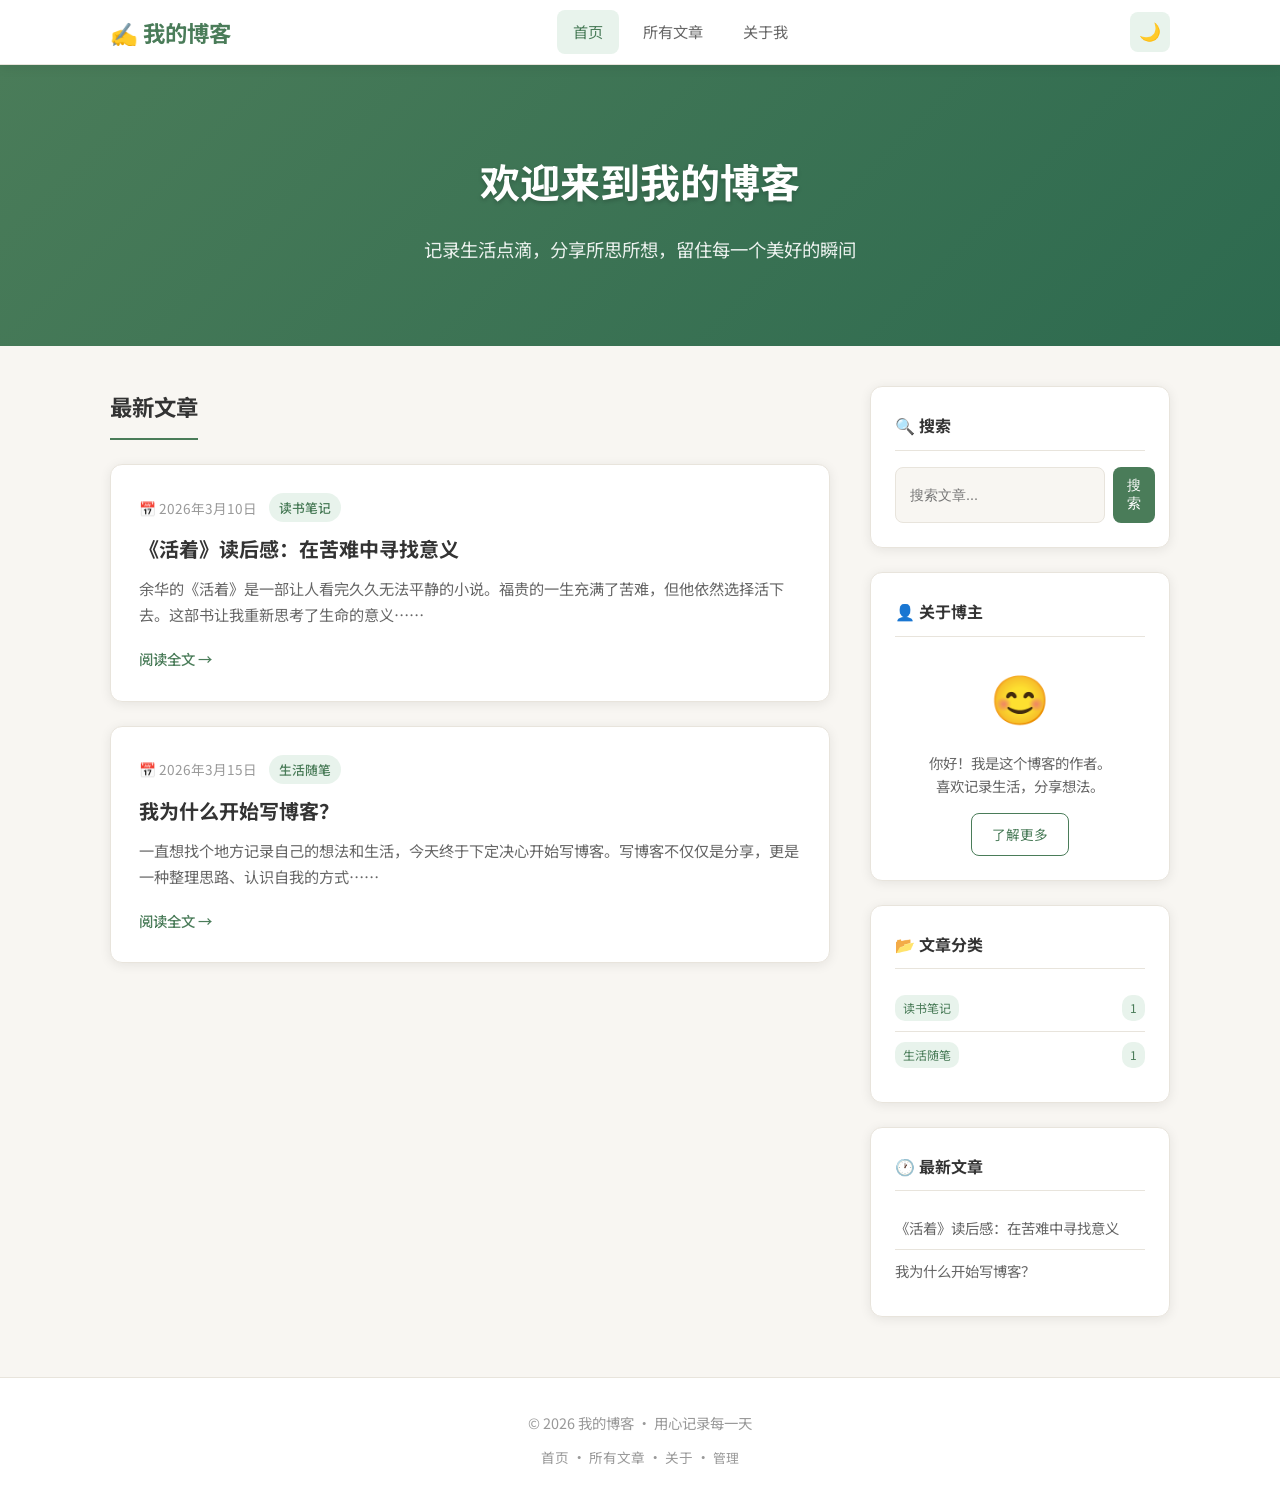
<file: index.html>
<!DOCTYPE html>
<html lang="zh-CN">
<head>
  <meta charset="UTF-8" />
  <meta name="viewport" content="width=device-width, initial-scale=1.0" />
  <title>我的博客 - 记录生活，分享思考</title>
  <link rel="stylesheet" href="css/style.css" />
</head>
<body>

  <header class="header">
    <div class="container">
      <div class="logo"><a href="index.html">✍️ 我的博客</a></div>
      <nav class="nav">
        <a href="index.html" class="active">首页</a>
        <a href="list.html">所有文章</a>
        <a href="about.html">关于我</a>
      </nav>
      <button class="theme-toggle" id="themeToggle" title="切换深色/浅色模式">🌙</button>
    </div>
  </header>

  <section class="hero">
    <div class="container">
      <h1>欢迎来到我的博客</h1>
      <p>记录生活点滴，分享所思所想，留住每一个美好的瞬间</p>
    </div>
  </section>

  <main class="main">
    <div class="container layout">

      <section class="posts-section">
        <h2 class="section-title">最新文章</h2>
        <div id="posts-container">
          <div class="loading">加载中...</div>
        </div>
      </section>

      <aside class="sidebar">
        <div class="widget">
          <h3 class="widget-title">🔍 搜索</h3>
          <div class="search-box">
            <input type="text" id="searchInput" placeholder="搜索文章..." />
            <button onclick="searchPosts()">搜索</button>
          </div>
        </div>
        <div class="widget">
          <h3 class="widget-title">👤 关于博主</h3>
          <div class="about-widget">
            <div class="avatar">😊</div>
            <p>你好！我是这个博客的作者。<br/>喜欢记录生活，分享想法。</p>
            <a href="about.html" class="btn-outline">了解更多</a>
          </div>
        </div>
        <div class="widget">
          <h3 class="widget-title">📂 文章分类</h3>
          <ul class="category-list" id="category-list">
            <li><a href="#">加载中...</a></li>
          </ul>
        </div>
        <div class="widget">
          <h3 class="widget-title">🕐 最新文章</h3>
          <ul class="recent-posts" id="recent-posts">
            <li><a href="#">加载中...</a></li>
          </ul>
        </div>
      </aside>

    </div>
  </main>

  <footer class="footer">
    <div class="container">
      <p>© 2026 我的博客 · 用心记录每一天</p>
      <p class="footer-links">
        <a href="index.html">首页</a> ·
        <a href="list.html">所有文章</a> ·
        <a href="about.html">关于</a> ·
        <a href="admin.html" style="color:var(--text-muted); font-size:0.8rem;">管理</a>
      </p>
    </div>
  </footer>

  <script src="js/main.js"></script>
  <script>
    // 加载并渲染文章列表
    fetch('posts.json?t=' + Date.now())
      .then(r => r.json())
      .then(data => {
        const posts = data.posts.sort((a, b) => b.id - a.id);
        renderPosts(posts);
        renderSidebar(posts);
      })
      .catch(() => {
        document.getElementById('posts-container').innerHTML =
          '<p style="color:var(--text-muted)">暂无文章</p>';
      });

    function renderPosts(posts) {
      const container = document.getElementById('posts-container');
      if (!posts.length) {
        container.innerHTML = '<p style="color:var(--text-muted)">暂无文章，去<a href="admin.html">后台</a>写第一篇吧！</p>';
        return;
      }
      container.innerHTML = posts.map((p, i) => `
        <article class="post-card" style="animation-delay:${i * 0.1}s">
          <div class="post-meta">
            <span class="post-date">📅 ${formatDate(p.date)}</span>
            <span class="post-tag">${p.category}</span>
          </div>
          <h3 class="post-title">
            <a href="post.html?id=${p.id}">${p.title}</a>
          </h3>
          <p class="post-excerpt">${p.excerpt}</p>
          <a href="post.html?id=${p.id}" class="read-more">阅读全文 →</a>
        </article>
      `).join('');
    }

    function renderSidebar(posts) {
      // 分类统计
      const cats = {};
      posts.forEach(p => { cats[p.category] = (cats[p.category] || 0) + 1; });
      document.getElementById('category-list').innerHTML =
        Object.entries(cats).map(([cat, count]) => `
          <li><a href="#"><span>${cat}</span><span>${count}</span></a></li>
        `).join('') || '<li><a href="#">暂无分类</a></li>';

      // 最新文章（前5篇）
      document.getElementById('recent-posts').innerHTML =
        posts.slice(0, 5).map(p => `
          <li><a href="post.html?id=${p.id}">${p.title}</a></li>
        `).join('') || '<li><a href="#">暂无文章</a></li>';
    }

    function formatDate(dateStr) {
      if (!dateStr) return '';
      const [y, m, d] = dateStr.split('-');
      return `${y}年${parseInt(m)}月${parseInt(d)}日`;
    }

    function searchPosts() {
      const kw = document.getElementById('searchInput').value.trim();
      if (!kw) { alert('请输入搜索关键词'); return; }
      fetch('posts.json?t=' + Date.now())
        .then(r => r.json())
        .then(data => {
          const results = data.posts.filter(p =>
            p.title.includes(kw) || p.excerpt.includes(kw) ||
            p.content.includes(kw) || p.category.includes(kw)
          );
          if (!results.length) { alert(`没有找到"${kw}"相关文章`); return; }
          renderPosts(results);
          document.querySelector('.section-title').textContent = `搜索"${kw}"的结果（${results.length}篇）`;
        });
    }

    document.getElementById('searchInput').addEventListener('keydown', e => {
      if (e.key === 'Enter') searchPosts();
    });
  </script>
</body>
</html>
</file>
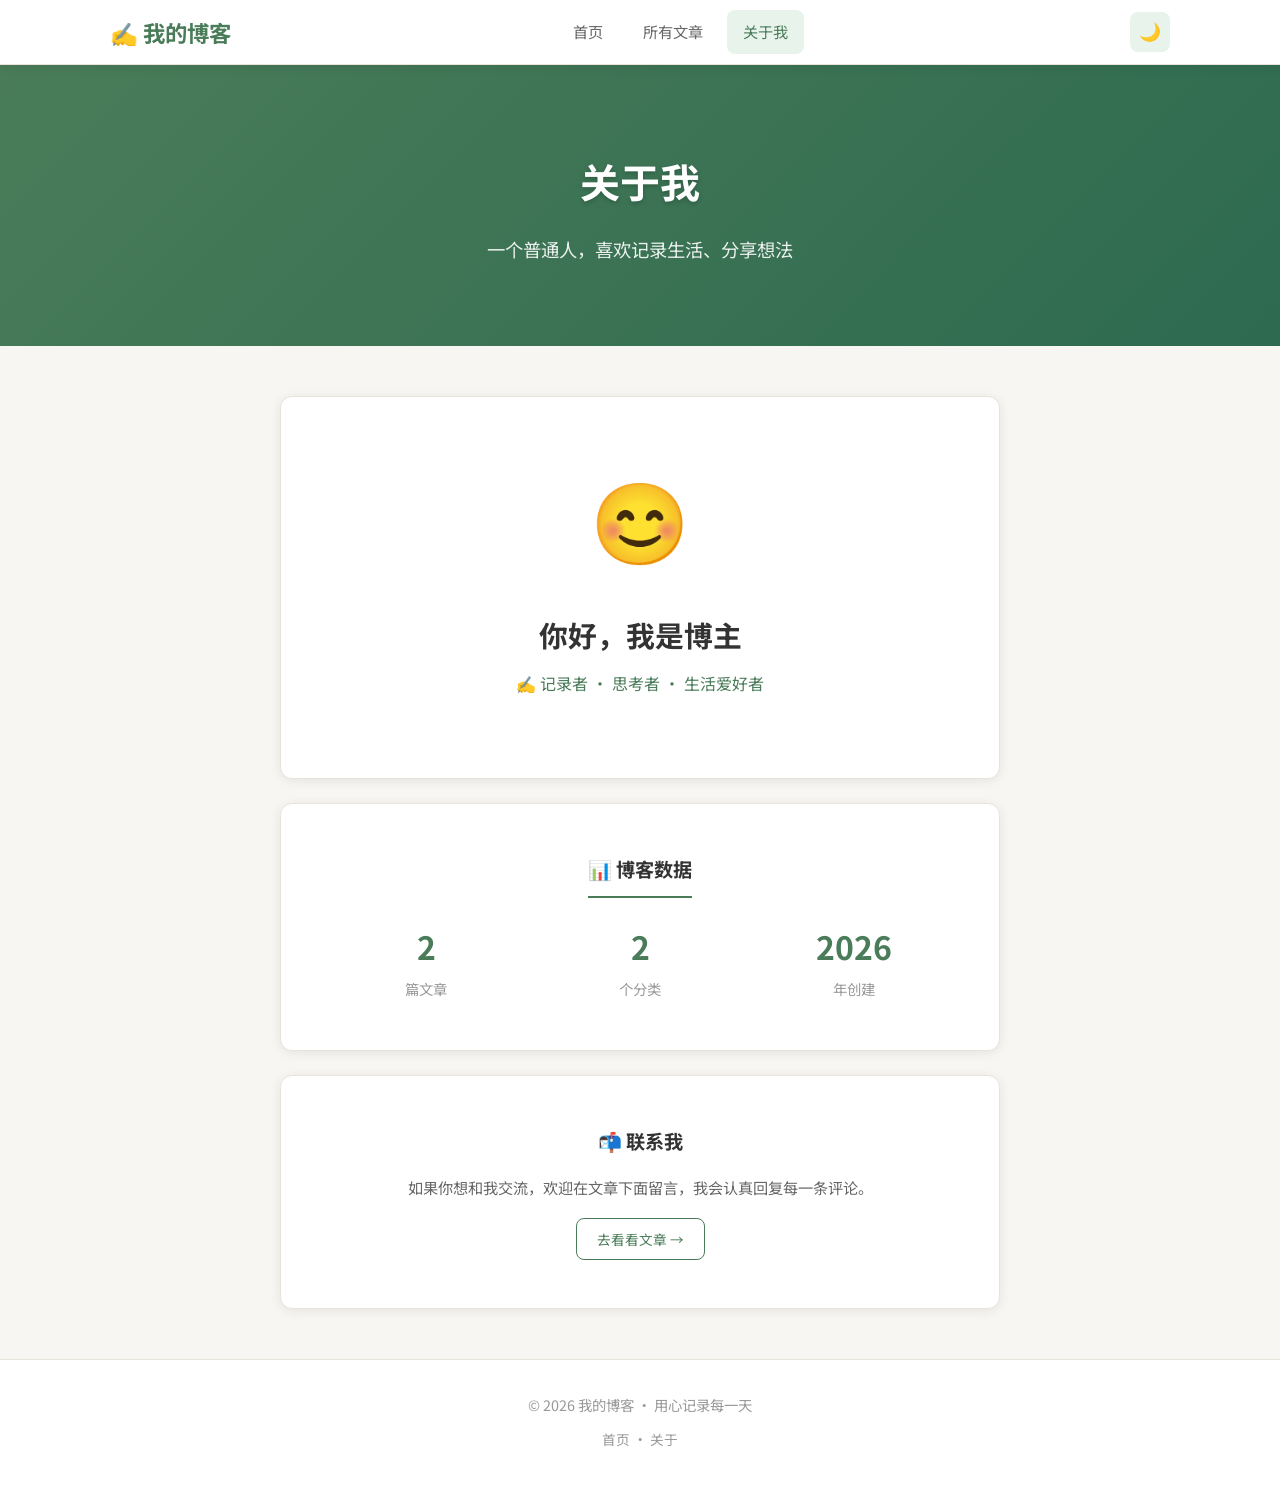
<file: about.html>
<!DOCTYPE html>
<html lang="zh-CN">
<head>
  <meta charset="UTF-8" />
  <meta name="viewport" content="width=device-width, initial-scale=1.0" />
  <title>关于我 - 我的博客</title>
  <link rel="stylesheet" href="css/style.css" />
</head>
<body>

  <header class="header">
    <div class="container">
      <div class="logo"><a href="index.html">✍️ 我的博客</a></div>
      <nav class="nav">
        <a href="index.html">首页</a>
        <a href="list.html">所有文章</a>
        <a href="about.html" class="active">关于我</a>
      </nav>
      <button class="theme-toggle" id="themeToggle" title="切换深色/浅色模式">🌙</button>
    </div>
  </header>

  <section class="hero">
    <div class="container">
      <h1>关于我</h1>
      <p id="hero-subtitle">一个普通人，喜欢记录生活、分享想法</p>
    </div>
  </section>

  <div class="about-page" id="about-content">
    <div class="about-card" style="text-align:center;">
      <p style="color:var(--text-muted)">加载中...</p>
    </div>
  </div>

  <footer class="footer">
    <div class="container">
      <p id="footer-name">© 2026 我的博客 · 用心记录每一天</p>
      <p class="footer-links">
        <a href="index.html">首页</a> ·
        <a href="about.html">关于</a>
      </p>
    </div>
  </footer>

  <script src="js/main.js"></script>
  <script>
    fetch('posts.json?t=' + Date.now())
      .then(r => r.json())
      .then(data => {
        const a = data.about || {};
        const avatar   = a.avatar   || '😊';
        const name     = a.name     || '你好，我是博主';
        const tagline  = a.tagline  || '记录者 · 思考者 · 生活爱好者';
        const bio      = a.bio      || '';
        const hobbies  = a.hobbies  || [];
        const blogName = a.blogName || '我的博客';

        document.title = '关于我 - ' + blogName;
        if (a.blogSubtitle) document.getElementById('hero-subtitle').textContent = a.blogSubtitle.slice(0,30) + '...';
        document.getElementById('footer-name').textContent = '© 2026 ' + blogName + ' · 用心记录每一天';

        const bioHtml = bio.split('\n\n').filter(p => p.trim())
          .map(p => `<p>${p.trim()}</p>`).join('');

        const hobbiesHtml = hobbies.length
          ? `<h3 style="font-size:1rem;margin-bottom:14px;color:var(--text);">我喜欢的事情</h3>
             <div class="skills">${hobbies.map(h => `<span class="skill-tag">${h}</span>`).join('')}</div>`
          : '';

        document.getElementById('about-content').innerHTML = `
          <div class="about-card">
            <div class="about-avatar">${avatar}</div>
            <h1>${name}</h1>
            <p class="tagline">✍️ ${tagline}</p>
            <div class="bio">${bioHtml}</div>
            ${hobbiesHtml}
          </div>
          <div class="about-card" style="margin-top:24px;">
            <h2 style="font-size:1.2rem;margin-bottom:20px;border-bottom:2px solid var(--primary);padding-bottom:10px;display:inline-block;">📊 博客数据</h2>
            <div style="display:grid;grid-template-columns:repeat(3,1fr);gap:20px;text-align:center;">
              <div>
                <div style="font-size:2rem;font-weight:700;color:var(--primary);">${(data.posts||[]).length}</div>
                <div style="font-size:0.9rem;color:var(--text-muted);">篇文章</div>
              </div>
              <div>
                <div style="font-size:2rem;font-weight:700;color:var(--primary);">${new Set((data.posts||[]).map(p=>p.category)).size}</div>
                <div style="font-size:0.9rem;color:var(--text-muted);">个分类</div>
              </div>
              <div>
                <div style="font-size:2rem;font-weight:700;color:var(--primary);">2026</div>
                <div style="font-size:0.9rem;color:var(--text-muted);">年创建</div>
              </div>
            </div>
          </div>
          <div class="about-card" style="margin-top:24px;text-align:center;">
            <h2 style="font-size:1.2rem;margin-bottom:16px;">📬 联系我</h2>
            <p style="color:var(--text-light);font-size:0.95rem;">如果你想和我交流，欢迎在文章下面留言，我会认真回复每一条评论。</p>
            <a href="index.html" class="btn-outline" style="margin-top:16px;display:inline-block;">去看看文章 →</a>
          </div>
        `;
      })
      .catch(() => {
        document.getElementById('about-content').innerHTML = `
          <div class="about-card" style="text-align:center;">
            <div class="about-avatar">😊</div>
            <h1>你好，我是博主</h1>
            <p class="tagline">✍️ 记录者 · 思考者 · 生活爱好者</p>
          </div>`;
      });
  </script>
</body>
</html>
</file>
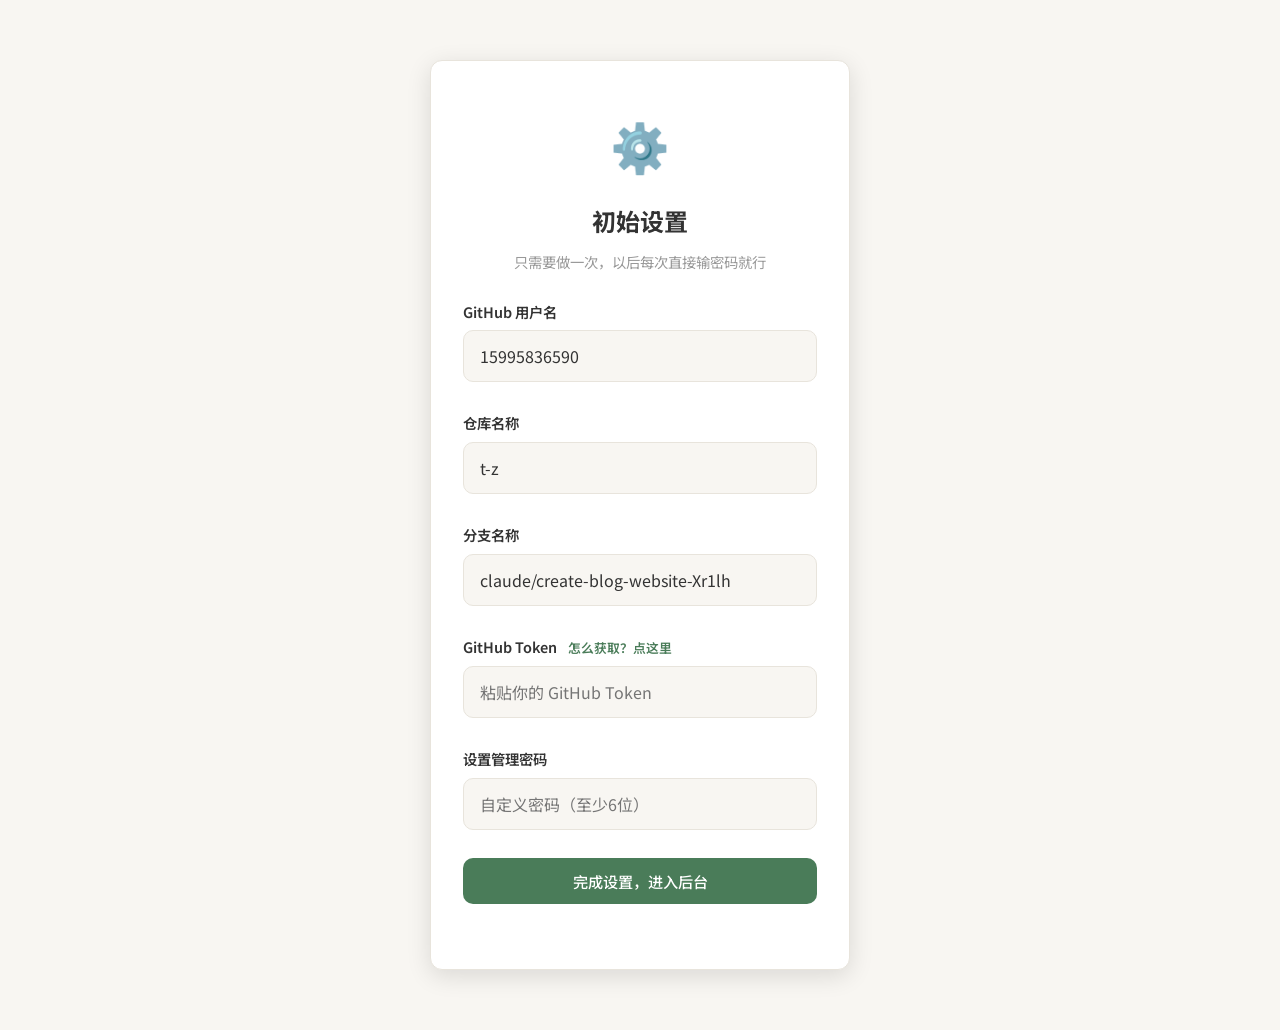
<file: admin.html>
<!DOCTYPE html>
<html lang="zh-CN">
<head>
  <meta charset="UTF-8" />
  <meta name="viewport" content="width=device-width, initial-scale=1.0" />
  <title>博客管理后台</title>
  <meta http-equiv="Cache-Control" content="no-cache, no-store, must-revalidate" />
  <link rel="stylesheet" href="css/style.css?v=9" />
  <link rel="stylesheet" href="css/admin.css?v=9" />
</head>
<body>

  <!-- ========== 登录页面 ========== -->
  <div id="page-login" class="admin-page">
    <div class="login-box">
      <div class="login-logo">✍️</div>
      <h1>博客管理后台</h1>
      <p class="login-sub">请输入管理员密码</p>
      <form onsubmit="doLogin(event)">
        <input type="password" id="login-pwd" placeholder="密码" autocomplete="current-password" />
        <button type="submit" class="btn-primary btn-full">登录</button>
      </form>
      <p id="login-err" class="err-msg"></p>
      <p class="login-hint">首次使用？默认密码是 <strong>admin123</strong><br/>登录后请到设置里修改密码</p>
    </div>
  </div>

  <!-- ========== 设置页面（首次使用） ========== -->
  <div id="page-setup" class="admin-page" style="display:none">
    <div class="login-box">
      <div class="login-logo">⚙️</div>
      <h1>初始设置</h1>
      <p class="login-sub">只需要做一次，以后每次直接输密码就行</p>

      <label class="field-label">GitHub 用户名</label>
      <input type="text" id="setup-owner" placeholder="例如：15995836590" value="15995836590" />

      <label class="field-label">仓库名称</label>
      <input type="text" id="setup-repo" placeholder="例如：t-z" value="t-z" />

      <label class="field-label">分支名称</label>
      <input type="text" id="setup-branch" placeholder="分支名" value="claude/create-blog-website-Xr1lh" />

      <label class="field-label">
        GitHub Token
        <a href="https://github.com/settings/tokens/new?scopes=repo&description=blog-admin" target="_blank" style="font-size:0.8rem;margin-left:8px;">怎么获取？点这里</a>
      </label>
      <input type="password" id="setup-token" placeholder="粘贴你的 GitHub Token" />

      <label class="field-label">设置管理密码</label>
      <input type="password" id="setup-pwd" placeholder="自定义密码（至少6位）" />

      <button class="btn-primary btn-full" style="margin-top:16px;" onclick="doSetup()">完成设置，进入后台</button>
      <p id="setup-err" class="err-msg"></p>
    </div>
  </div>

  <!-- ========== 主后台界面 ========== -->
  <div id="page-admin" class="admin-page" style="display:none">

    <!-- 顶部导航 -->
    <header class="admin-header">
      <div class="admin-header-inner">
        <span class="admin-logo">✍️ 博客后台</span>
        <div class="admin-nav">
          <button class="admin-tab active" onclick="showTab('posts', this)">文章管理</button>
          <button class="admin-tab" onclick="showTab('notebooklm', this)">NotebookLM</button>
          <button class="admin-tab" onclick="showTab('about', this)">关于我</button>
          <button class="admin-tab" onclick="showTab('settings', this)">设置</button>
          <button class="admin-logout" onclick="doLogout()">退出</button>
        </div>
      </div>
    </header>

    <!-- 文章管理 -->
    <div id="tab-posts" class="admin-content">
      <div class="admin-toolbar">
        <h2>文章列表</h2>
        <button class="btn-primary" onclick="showEditor(null)">＋ 写新文章</button>
      </div>
      <div id="posts-list" class="admin-posts-list">
        <p class="loading-text">加载中...</p>
      </div>
    </div>

    <!-- 写文章 / 编辑文章 -->
    <div id="tab-editor" class="admin-content" style="display:none">
      <div class="admin-toolbar">
        <button class="btn-back" onclick="showTab('posts', null)">← 返回列表</button>
        <h2 id="editor-title">写新文章</h2>
      </div>

      <div class="editor-form">
        <input type="hidden" id="edit-id" />

        <label class="field-label">文章标题 *</label>
        <input type="text" id="edit-title" placeholder="输入文章标题" />

        <div class="editor-row">
          <div>
            <label class="field-label">分类</label>
            <input type="text" id="edit-category" placeholder="例如：生活随笔" list="categories" />
            <datalist id="categories"></datalist>
          </div>
          <div>
            <label class="field-label">日期</label>
            <input type="date" id="edit-date" />
          </div>
        </div>

        <label class="field-label">摘要（显示在首页的简介）</label>
        <textarea id="edit-excerpt" rows="2" placeholder="写一段简短的摘要..."></textarea>

        <label class="field-label">
          正文内容 *
          <span class="field-hint">
            支持简单格式：## 标题，> 引用，**粗体**
          </span>
        </label>
        <textarea id="edit-content" rows="18" placeholder="在这里写文章正文...

示例格式：
## 这是一个小标题

这是正文段落。

> 这是一段引用

**这是粗体文字**"></textarea>

        <div class="editor-actions">
          <button class="btn-secondary" onclick="previewPost()">👁 预览</button>
          <button class="btn-primary" onclick="savePost()">
            <span id="save-btn-text">🚀 发布文章</span>
          </button>
        </div>
        <p id="save-msg" class="save-msg"></p>
      </div>
    </div>

    <!-- NotebookLM 管理 -->
    <div id="tab-notebooklm" class="admin-content" style="display:none">
      <div class="admin-toolbar">
        <h2>NotebookLM 列表</h2>
        <button class="btn-primary" onclick="showNLMEditor(null)">＋ 添加音频</button>
      </div>
      <div id="nlm-list" class="admin-posts-list">
        <p class="loading-text">加载中...</p>
      </div>
    </div>

    <!-- NotebookLM 编辑器 -->
    <div id="tab-nlm-editor" class="admin-content" style="display:none">
      <div class="admin-toolbar">
        <button class="btn-back" onclick="showTab('notebooklm', null)">← 返回列表</button>
        <h2 id="nlm-editor-title">添加音频</h2>
      </div>

      <div class="editor-form">
        <input type="hidden" id="nlm-edit-id" />

        <label class="field-label">标题 *</label>
        <input type="text" id="nlm-edit-title" placeholder="输入音频标题" />

        <label class="field-label">音频链接（NotebookLM 分享链接）</label>
        <input type="url" id="nlm-edit-url" placeholder="https://notebooklm.google.com/notebook/..." />

        <label class="field-label">简介</label>
        <textarea id="nlm-edit-desc" rows="3" placeholder="简要描述这个音频的内容..."></textarea>

        <div class="editor-row">
          <div>
            <label class="field-label">标签</label>
            <input type="text" id="nlm-edit-tags" placeholder="用英文逗号分隔，例如：读书,科技" />
          </div>
          <div>
            <label class="field-label">日期</label>
            <input type="date" id="nlm-edit-date" />
          </div>
        </div>

        <div class="editor-actions">
          <button class="btn-primary" onclick="saveNLMItem()">
            <span id="nlm-save-btn-text">💾 保存</span>
          </button>
        </div>
        <p id="nlm-save-msg" class="save-msg"></p>
      </div>
    </div>

    <!-- 关于我编辑 -->
    <div id="tab-about" class="admin-content" style="display:none">
      <h2>编辑「关于我」页面</h2>
      <div class="editor-form" style="margin-top:20px;">

        <label class="field-label">头像（用一个 Emoji 表情代替）</label>
        <input type="text" id="about-avatar" placeholder="例如：😊 🙋 👩 👨" maxlength="4" />

        <label class="field-label">你的称呼 / 标题</label>
        <input type="text" id="about-name" placeholder="例如：你好，我是小明" />

        <label class="field-label">一句话介绍</label>
        <input type="text" id="about-tagline" placeholder="例如：记录者 · 思考者 · 生活爱好者" />

        <label class="field-label">
          个人简介
          <span class="field-hint">段落之间空一行</span>
        </label>
        <textarea id="about-bio" rows="8" placeholder="写几段话介绍一下自己..."></textarea>

        <label class="field-label">
          爱好标签
          <span class="field-hint">每行一个，前面可以加 Emoji</span>
        </label>
        <textarea id="about-hobbies" rows="6" placeholder="📚 读书&#10;✍️ 写作&#10;🎵 听音乐&#10;🌿 爬山"></textarea>

        <label class="field-label">博客名称</label>
        <input type="text" id="about-blogname" placeholder="例如：我的博客" />

        <label class="field-label">博客副标题</label>
        <input type="text" id="about-subtitle" placeholder="例如：记录生活点滴，分享所思所想" />

        <div class="editor-actions">
          <button class="btn-primary" onclick="saveAbout()">
            <span id="about-btn-text">🚀 保存并发布</span>
          </button>
        </div>
        <p id="about-msg" class="save-msg"></p>
      </div>
    </div>

    <!-- 设置 -->
    <div id="tab-settings" class="admin-content" style="display:none">
      <h2>设置</h2>

      <div class="settings-card">
        <h3>GitHub 配置</h3>
        <label class="field-label">GitHub 用户名</label>
        <input type="text" id="cfg-owner" />
        <label class="field-label">仓库名称</label>
        <input type="text" id="cfg-repo" />
        <label class="field-label">分支名称</label>
        <input type="text" id="cfg-branch" />
        <label class="field-label">GitHub Token</label>
        <input type="password" id="cfg-token" placeholder="重新输入以修改" />
        <button class="btn-primary" style="margin-top:12px;" onclick="saveConfig()">保存配置</button>
      </div>

      <div class="settings-card" style="margin-top:20px;">
        <h3>修改密码</h3>
        <label class="field-label">当前密码</label>
        <input type="password" id="pwd-old" placeholder="当前密码" />
        <label class="field-label">新密码（至少6位）</label>
        <input type="password" id="pwd-new" placeholder="新密码" />
        <label class="field-label">确认新密码</label>
        <input type="password" id="pwd-confirm" placeholder="再输入一次" />
        <button class="btn-primary" style="margin-top:12px;" onclick="changePwd()">修改密码</button>
        <p id="pwd-msg" class="save-msg"></p>
      </div>

      <div class="settings-card danger-zone" style="margin-top:20px;">
        <h3>⚠️ 危险操作</h3>
        <p>清除所有本地设置（下次需要重新配置）</p>
        <button class="btn-danger" onclick="clearAll()">清除所有设置</button>
      </div>
    </div>

  </div>

  <!-- 预览弹窗 -->
  <div id="preview-modal" class="modal" style="display:none">
    <div class="modal-inner">
      <div class="modal-header">
        <h3>文章预览</h3>
        <button onclick="closePreview()">✕</button>
      </div>
      <div id="preview-content" class="preview-body post-content"></div>
    </div>
  </div>

  <script src="js/admin.js?v=9"></script>
</body>
</html>
</file>
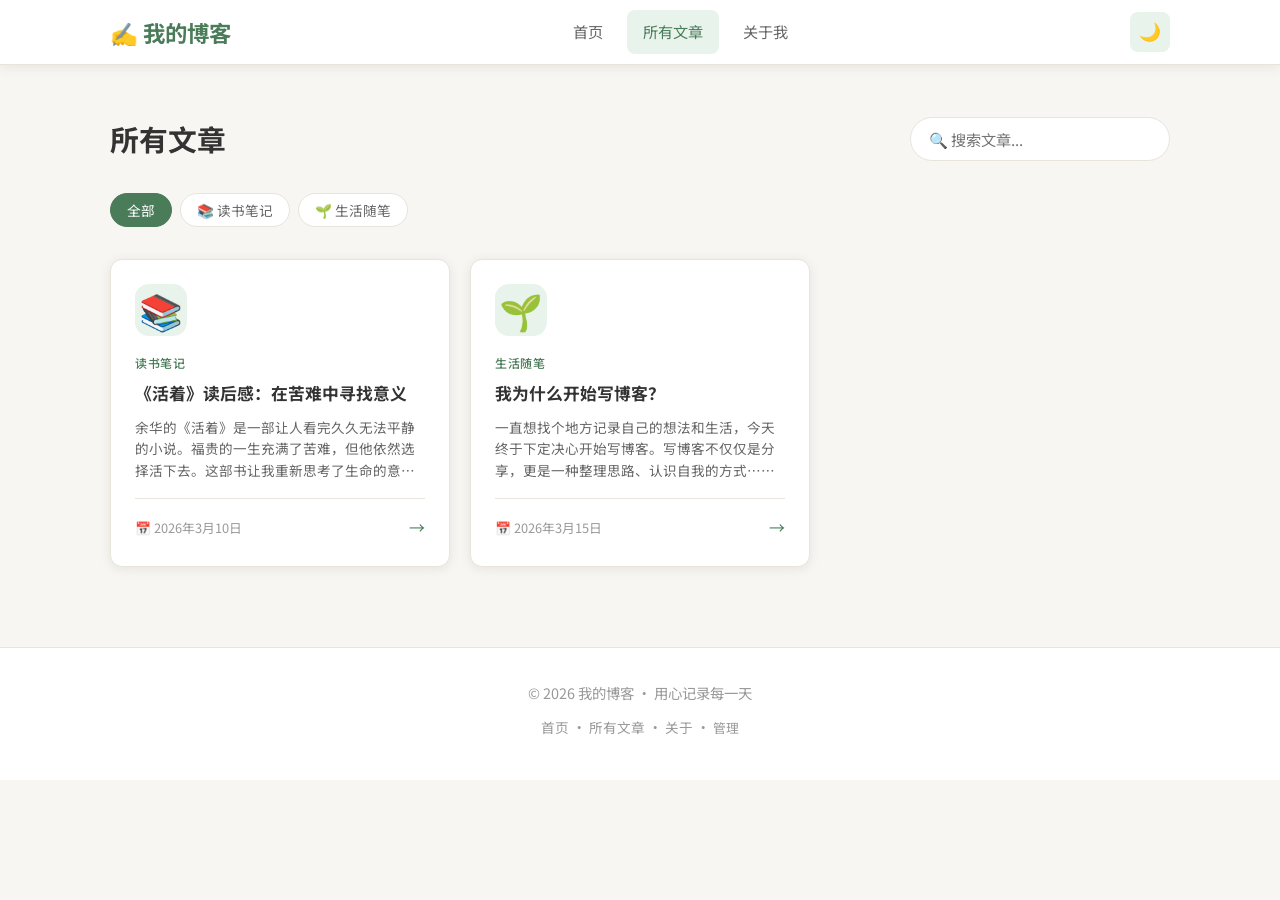
<file: list.html>
<!DOCTYPE html>
<html lang="zh-CN">
<head>
  <meta charset="UTF-8" />
  <meta name="viewport" content="width=device-width, initial-scale=1.0" />
  <title>所有文章 - 我的博客</title>
  <link rel="stylesheet" href="css/style.css" />
</head>
<body>

  <header class="header">
    <div class="container">
      <div class="logo"><a href="index.html">✍️ 我的博客</a></div>
      <nav class="nav">
        <a href="index.html">首页</a>
        <a href="list.html" class="active">所有文章</a>
        <a href="about.html">关于我</a>
      </nav>
      <button class="theme-toggle" id="themeToggle" title="切换深色/浅色模式">🌙</button>
    </div>
  </header>

  <div class="nlm-page">
    <div class="nlm-header">
      <h1 class="nlm-title">所有文章</h1>
      <div class="nlm-search-wrap">
        <input type="text" id="nlmSearch" class="nlm-search" placeholder="🔍 搜索文章..." />
      </div>
    </div>

    <div class="nlm-filter" id="nlm-filter">
      <button class="nlm-chip active" data-cat="">全部</button>
    </div>

    <div class="nlm-empty" id="nlm-empty" style="display:none">
      <div class="nlm-empty-icon">📭</div>
      <p>没有找到匹配的文章</p>
    </div>

    <div class="nlm-grid" id="nlm-grid">
      <div class="nlm-loading">加载中...</div>
    </div>
  </div>

  <footer class="footer">
    <div class="container">
      <p>© 2026 我的博客 · 用心记录每一天</p>
      <p class="footer-links">
        <a href="index.html">首页</a> ·
        <a href="list.html">所有文章</a> ·
        <a href="about.html">关于</a> ·
        <a href="admin.html" style="color:var(--text-muted); font-size:0.8rem;">管理</a>
      </p>
    </div>
  </footer>

  <script src="js/main.js"></script>
  <script>
    const CATEGORY_ICONS = {
      '生活随笔': '🌱', '读书笔记': '📚', '旅行游记': '✈️',
      '技术': '💻', '思考': '💡', '美食': '🍜', '电影': '🎬',
      '音乐': '🎵', '摄影': '📷', '未分类': '📝',
    };

    function getCatIcon(cat) {
      return CATEGORY_ICONS[cat] || '📝';
    }

    function formatDate(dateStr) {
      if (!dateStr) return '';
      const [y, m, d] = dateStr.split('-');
      return `${y}年${parseInt(m)}月${parseInt(d)}日`;
    }

    let allPosts = [];
    let activeCategory = '';
    let searchQuery = '';

    fetch('posts.json?t=' + Date.now())
      .then(r => r.json())
      .then(data => {
        allPosts = (data.posts || []).sort((a, b) => b.id - a.id);
        buildFilters(allPosts);
        renderGrid(allPosts);
      })
      .catch(() => {
        document.getElementById('nlm-grid').innerHTML =
          '<p style="color:var(--text-muted);text-align:center;padding:40px 0">暂无文章</p>';
      });

    function buildFilters(posts) {
      const cats = [...new Set(posts.map(p => p.category).filter(Boolean))];
      const filterEl = document.getElementById('nlm-filter');
      cats.forEach(cat => {
        const btn = document.createElement('button');
        btn.className = 'nlm-chip';
        btn.dataset.cat = cat;
        btn.textContent = `${getCatIcon(cat)} ${cat}`;
        btn.addEventListener('click', () => setCategory(cat, btn));
        filterEl.appendChild(btn);
      });
      filterEl.querySelector('[data-cat=""]').addEventListener('click', e => setCategory('', e.currentTarget));
    }

    function setCategory(cat, btn) {
      activeCategory = cat;
      document.querySelectorAll('.nlm-chip').forEach(b => b.classList.remove('active'));
      btn.classList.add('active');
      applyFilters();
    }

    function applyFilters() {
      let filtered = allPosts;
      if (activeCategory) filtered = filtered.filter(p => p.category === activeCategory);
      if (searchQuery)    filtered = filtered.filter(p =>
        p.title.includes(searchQuery) || (p.excerpt || '').includes(searchQuery) ||
        (p.category || '').includes(searchQuery)
      );
      renderGrid(filtered);
    }

    function renderGrid(posts) {
      const grid = document.getElementById('nlm-grid');
      const empty = document.getElementById('nlm-empty');
      if (!posts.length) {
        grid.innerHTML = '';
        empty.style.display = '';
        return;
      }
      empty.style.display = 'none';
      grid.innerHTML = posts.map((p, i) => `
        <a href="post.html?id=${p.id}" class="nlm-card" style="animation-delay:${i * 0.05}s">
          <div class="nlm-card-icon">${getCatIcon(p.category)}</div>
          <div class="nlm-card-body">
            <div class="nlm-card-tag">${p.category || '未分类'}</div>
            <h3 class="nlm-card-title">${p.title}</h3>
            <p class="nlm-card-excerpt">${p.excerpt || ''}</p>
          </div>
          <div class="nlm-card-footer">
            <span class="nlm-card-date">📅 ${formatDate(p.date)}</span>
            <span class="nlm-card-arrow">→</span>
          </div>
        </a>
      `).join('');
    }

    document.getElementById('nlmSearch').addEventListener('input', e => {
      searchQuery = e.target.value.trim();
      applyFilters();
    });
  </script>
</body>
</html>
</file>
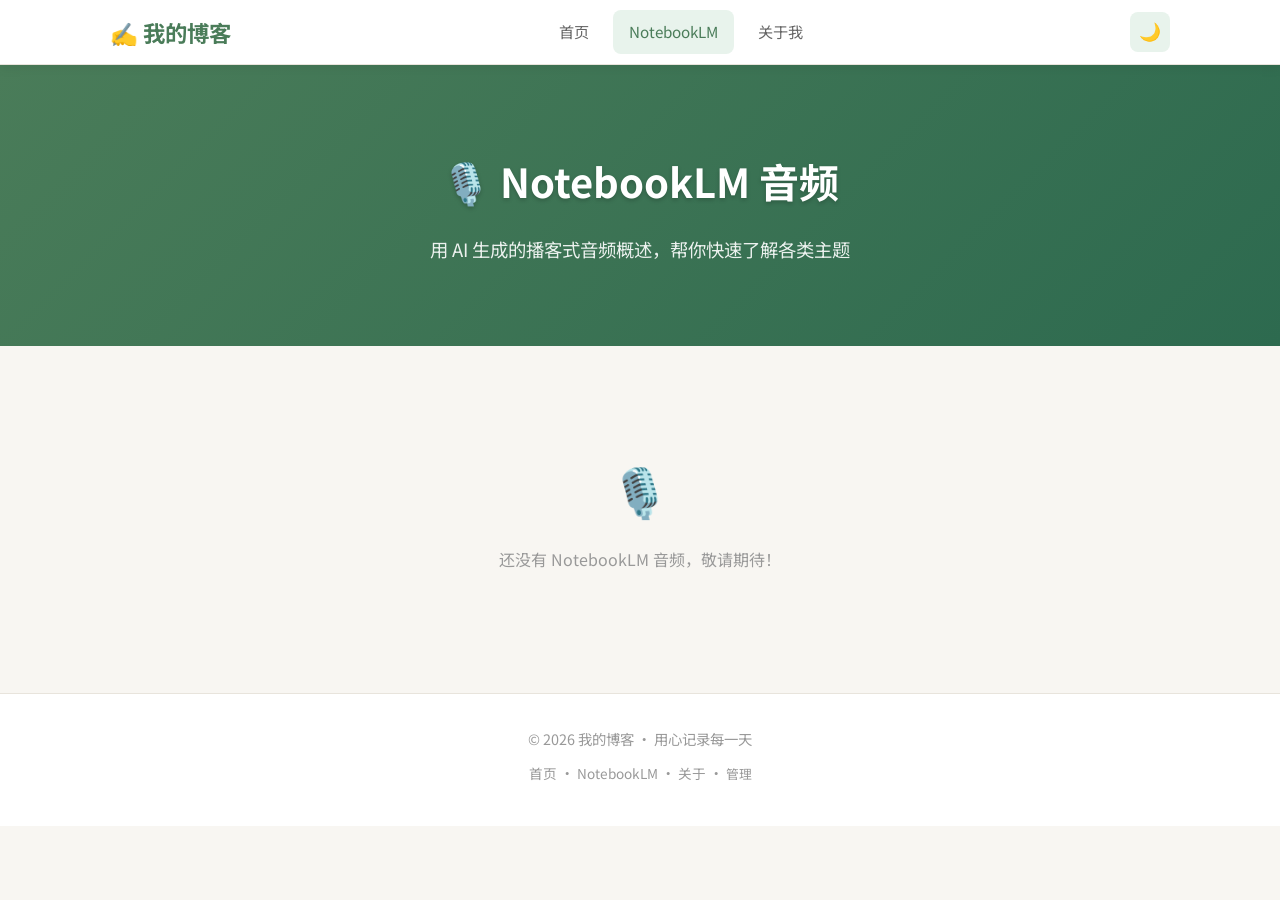
<file: notebooklm.html>
<!DOCTYPE html>
<html lang="zh-CN">
<head>
  <meta charset="UTF-8" />
  <meta name="viewport" content="width=device-width, initial-scale=1.0" />
  <title>NotebookLM 音频 - 我的博客</title>
  <link rel="stylesheet" href="css/style.css" />
  <style>
    .nlm-grid {
      display: grid;
      grid-template-columns: repeat(auto-fill, minmax(300px, 1fr));
      gap: 24px;
      margin-top: 8px;
    }
    .nlm-card {
      background: var(--bg-card);
      border: 1px solid var(--border);
      border-radius: var(--radius);
      box-shadow: var(--shadow);
      padding: 24px;
      transition: box-shadow var(--transition), transform var(--transition);
      display: flex;
      flex-direction: column;
      gap: 12px;
    }
    .nlm-card:hover {
      box-shadow: var(--shadow-hover);
      transform: translateY(-2px);
    }
    .nlm-card-header {
      display: flex;
      align-items: flex-start;
      gap: 12px;
    }
    .nlm-icon {
      font-size: 2rem;
      line-height: 1;
      flex-shrink: 0;
    }
    .nlm-title {
      font-size: 1.05rem;
      font-weight: 700;
      color: var(--text);
      line-height: 1.4;
    }
    .nlm-date {
      font-size: 0.8rem;
      color: var(--text-muted);
      margin-top: 2px;
    }
    .nlm-desc {
      font-size: 0.9rem;
      color: var(--text-light);
      line-height: 1.7;
      flex: 1;
    }
    .nlm-tags {
      display: flex;
      flex-wrap: wrap;
      gap: 6px;
    }
    .nlm-tag {
      font-size: 0.75rem;
      padding: 3px 10px;
      background: var(--primary-light);
      color: var(--primary);
      border-radius: 20px;
    }
    .nlm-link {
      display: inline-flex;
      align-items: center;
      gap: 6px;
      padding: 10px 18px;
      background: var(--primary);
      color: white;
      border-radius: 8px;
      font-size: 0.9rem;
      font-weight: 500;
      transition: opacity var(--transition);
      align-self: flex-start;
    }
    .nlm-link:hover { opacity: 0.85; color: white; }
    .nlm-empty {
      text-align: center;
      color: var(--text-muted);
      padding: 60px 20px;
      font-size: 1rem;
    }
    .nlm-empty .nlm-empty-icon { font-size: 3rem; margin-bottom: 12px; }
    @media (max-width: 600px) {
      .nlm-grid { grid-template-columns: 1fr; }
    }
  </style>
</head>
<body>

  <header class="header">
    <div class="container">
      <div class="logo"><a href="index.html">✍️ 我的博客</a></div>
      <nav class="nav">
        <a href="index.html">首页</a>
        <a href="notebooklm.html" class="active">NotebookLM</a>
        <a href="about.html">关于我</a>
      </nav>
      <button class="theme-toggle" id="themeToggle" title="切换深色/浅色模式">🌙</button>
    </div>
  </header>

  <section class="hero">
    <div class="container">
      <h1>🎙️ NotebookLM 音频</h1>
      <p>用 AI 生成的播客式音频概述，帮你快速了解各类主题</p>
    </div>
  </section>

  <main class="main">
    <div class="container" style="padding-top:40px; padding-bottom:60px;">
      <div id="nlm-container">
        <div class="loading">加载中...</div>
      </div>
    </div>
  </main>

  <footer class="footer">
    <div class="container">
      <p>© 2026 我的博客 · 用心记录每一天</p>
      <p class="footer-links">
        <a href="index.html">首页</a> ·
        <a href="notebooklm.html">NotebookLM</a> ·
        <a href="about.html">关于</a> ·
        <a href="admin.html" style="color:var(--text-muted); font-size:0.8rem;">管理</a>
      </p>
    </div>
  </footer>

  <script src="js/main.js"></script>
  <script>
    fetch('posts.json?t=' + Date.now())
      .then(r => r.json())
      .then(data => renderNLM(data.notebooklm || []))
      .catch(() => renderNLM([]));

    function renderNLM(items) {
      const container = document.getElementById('nlm-container');
      if (!items.length) {
        container.innerHTML = `
          <div class="nlm-empty">
            <div class="nlm-empty-icon">🎙️</div>
            <p>还没有 NotebookLM 音频，敬请期待！</p>
          </div>`;
        return;
      }
      const sorted = [...items].sort((a, b) => b.id - a.id);
      container.innerHTML = `<div class="nlm-grid">${sorted.map(item => `
        <div class="nlm-card">
          <div class="nlm-card-header">
            <div class="nlm-icon">🎙️</div>
            <div>
              <div class="nlm-title">${esc(item.title)}</div>
              <div class="nlm-date">📅 ${formatDate(item.date)}</div>
            </div>
          </div>
          ${item.description ? `<p class="nlm-desc">${esc(item.description)}</p>` : ''}
          ${item.tags && item.tags.length ? `
            <div class="nlm-tags">
              ${item.tags.map(t => `<span class="nlm-tag">${esc(t)}</span>`).join('')}
            </div>` : ''}
          ${item.url ? `<a href="${esc(item.url)}" target="_blank" rel="noopener" class="nlm-link">▶ 收听音频</a>` : ''}
        </div>
      `).join('')}</div>`;
    }

    function formatDate(dateStr) {
      if (!dateStr) return '';
      const [y, m, d] = dateStr.split('-');
      return `${y}年${parseInt(m)}月${parseInt(d)}日`;
    }

    function esc(s) {
      if (!s) return '';
      return String(s)
        .replace(/&/g, '&amp;')
        .replace(/</g, '&lt;')
        .replace(/>/g, '&gt;')
        .replace(/"/g, '&quot;');
    }
  </script>
</body>
</html>
</file>
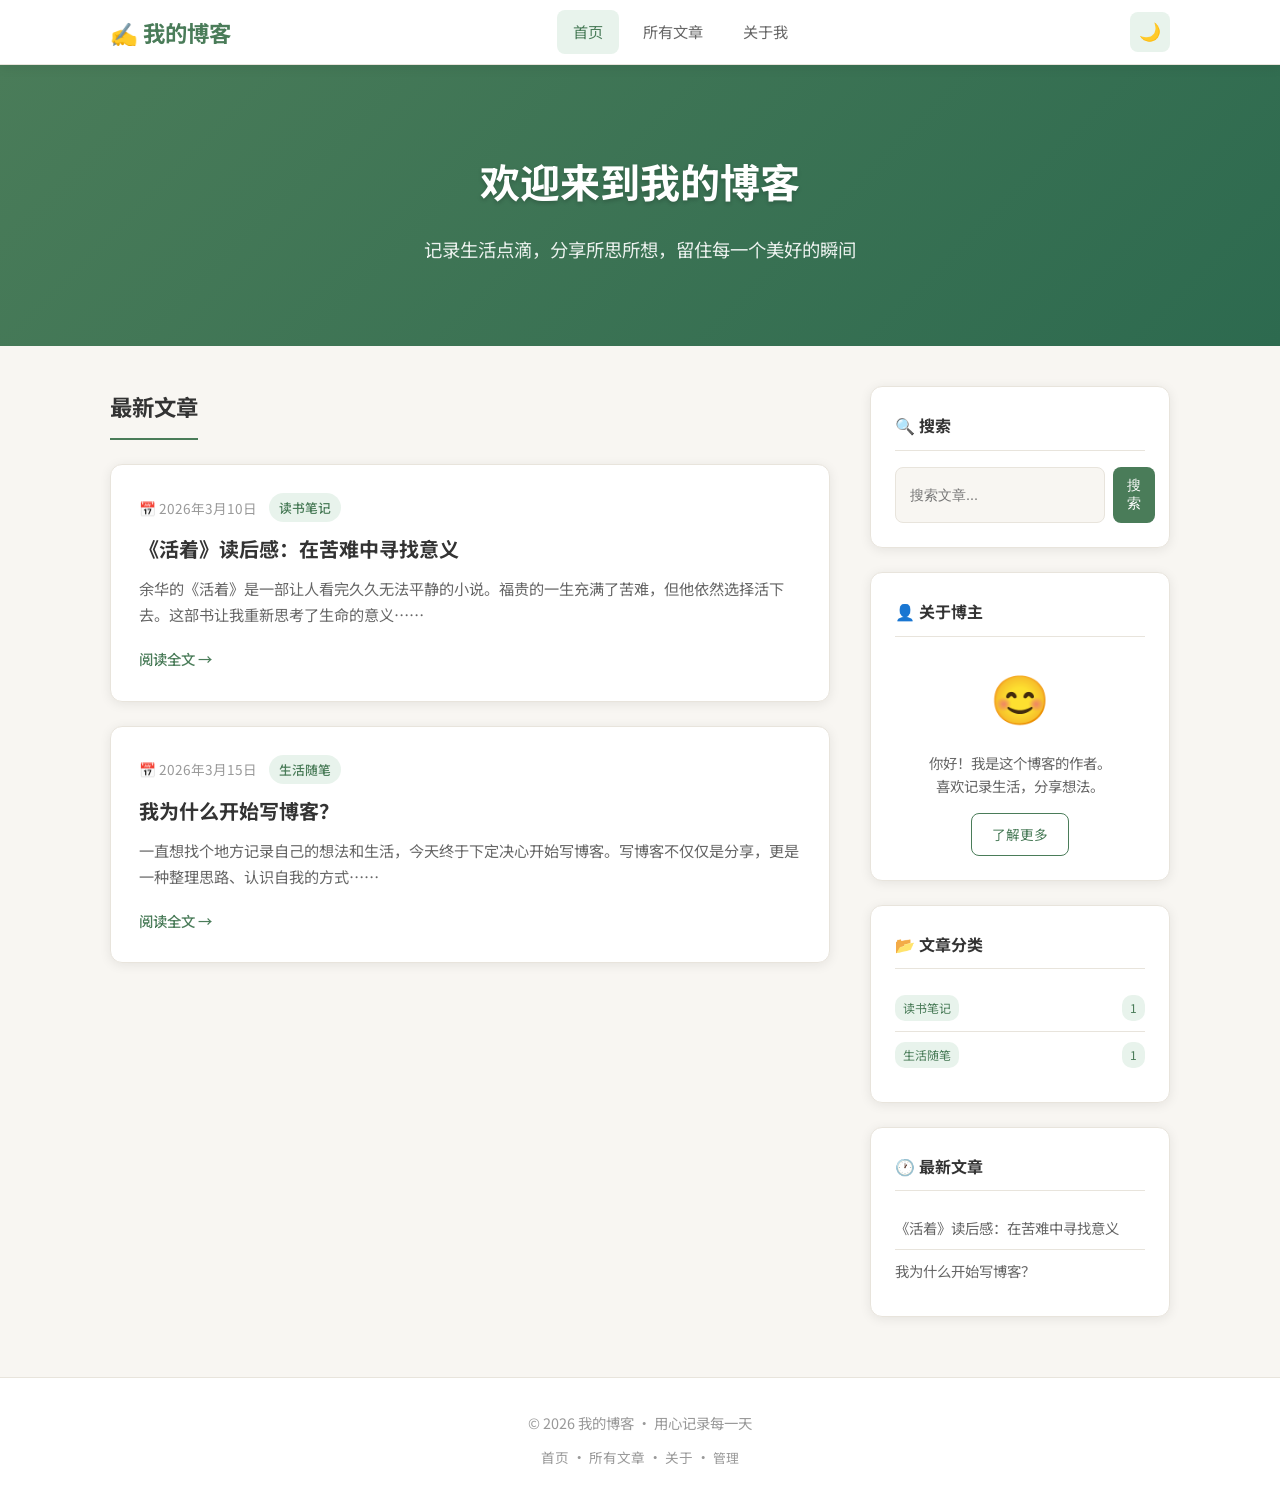
<file: post.html>
<!DOCTYPE html>
<html lang="zh-CN">
<head>
  <meta charset="UTF-8" />
  <meta name="viewport" content="width=device-width, initial-scale=1.0" />
  <title>加载中... - 我的博客</title>
  <link rel="stylesheet" href="css/style.css" />
</head>
<body>

  <header class="header">
    <div class="container">
      <div class="logo"><a href="index.html">✍️ 我的博客</a></div>
      <nav class="nav">
        <a href="index.html">首页</a>
        <a href="list.html">所有文章</a>
        <a href="about.html">关于我</a>
      </nav>
      <button class="theme-toggle" id="themeToggle" title="切换深色/浅色模式">🌙</button>
    </div>
  </header>

  <div id="post-header" class="post-header">
    <div class="container">
      <h1 id="post-title">加载中...</h1>
      <div class="post-header-meta" id="post-meta"></div>
    </div>
  </div>

  <div class="post-content-wrap">
    <article class="post-content" id="post-body">
      <p style="color:var(--text-muted); text-align:center;">加载中...</p>
    </article>

    <div class="post-nav" id="post-nav"></div>

    <div class="comment-section">
      <h3>💬 留下你的评论</h3>
      <form class="comment-form" onsubmit="submitComment(event)">
        <input type="text" placeholder="你的名字" required />
        <textarea placeholder="说说你的想法..." required></textarea>
        <button type="submit">发表评论</button>
      </form>
      <div id="comments-list" style="margin-top:20px;"></div>
    </div>
  </div>

  <footer class="footer">
    <div class="container">
      <p>© 2026 我的博客 · 用心记录每一天</p>
      <p class="footer-links">
        <a href="index.html">首页</a> ·
        <a href="about.html">关于</a>
      </p>
    </div>
  </footer>

  <script src="js/main.js"></script>
  <script>
    const id = new URLSearchParams(location.search).get('id');
    if (!id) location.href = 'index.html';

    fetch('posts.json?t=' + Date.now())
      .then(r => r.json())
      .then(data => {
        const posts = data.posts.sort((a, b) => b.id - a.id);
        const idx = posts.findIndex(p => p.id === id);
        if (idx === -1) { document.getElementById('post-body').innerHTML = '<p>文章不存在</p>'; return; }
        const post = posts[idx];

        document.title = post.title + ' - 我的博客';
        document.getElementById('post-title').textContent = post.title;
        document.getElementById('post-meta').innerHTML = `
          <span>📅 ${formatDate(post.date)}</span>
          <span>🏷️ ${post.category}</span>
          <span>⏱️ 阅读约需 ${Math.max(1, Math.ceil(post.content.length / 300))} 分钟</span>
        `;
        document.getElementById('post-body').innerHTML = parseContent(post.content);

        // 上下篇导航
        const prev = posts[idx + 1];
        const next = posts[idx - 1];
        document.getElementById('post-nav').innerHTML = `
          ${prev ? `<a href="post.html?id=${prev.id}">← ${prev.title}</a>` : '<span></span>'}
          ${next ? `<a href="post.html?id=${next.id}" class="next">${next.title} →</a>` : '<span></span>'}
        `;
      })
      .catch(() => {
        document.getElementById('post-body').innerHTML = '<p>加载失败，请刷新重试</p>';
      });

    // 将纯文本内容转为 HTML
    function parseContent(text) {
      const lines = text.split('\n');
      let html = '';
      let i = 0;
      while (i < lines.length) {
        const line = lines[i].trim();
        if (!line) { i++; continue; }
        if (line.startsWith('## ')) {
          html += `<h2>${esc(line.slice(3))}</h2>`;
        } else if (line.startsWith('> ')) {
          html += `<blockquote>${esc(line.slice(2))}</blockquote>`;
        } else {
          // 收集连续的普通行作为一个段落
          let para = line;
          while (i + 1 < lines.length && lines[i + 1].trim() &&
                 !lines[i + 1].trim().startsWith('## ') &&
                 !lines[i + 1].trim().startsWith('> ')) {
            i++;
            para += ' ' + lines[i].trim();
          }
          html += `<p>${esc(para)}</p>`;
        }
        i++;
      }
      return html;
    }

    function esc(s) {
      return s.replace(/&/g,'&amp;').replace(/</g,'&lt;').replace(/>/g,'&gt;')
               .replace(/\*\*(.+?)\*\*/g,'<strong>$1</strong>')
               .replace(/_(.+?)_/g,'<em>$1</em>');
    }

    function formatDate(dateStr) {
      if (!dateStr) return '';
      const [y, m, d] = dateStr.split('-');
      return `${y}年${parseInt(m)}月${parseInt(d)}日`;
    }

    function submitComment(event) {
      event.preventDefault();
      const form = event.target;
      const name = form.querySelector('input').value.trim();
      const text = form.querySelector('textarea').value.trim();
      if (!name || !text) return;
      const list = document.getElementById('comments-list');
      const div = document.createElement('div');
      div.style.cssText = 'padding:16px;background:var(--bg);border-radius:10px;margin-bottom:12px;border:1px solid var(--border);';
      const now = new Date();
      div.innerHTML = `
        <div style="display:flex;justify-content:space-between;margin-bottom:8px;">
          <strong style="color:var(--primary);">😊 ${name}</strong>
          <span style="font-size:0.8rem;color:var(--text-muted);">${now.getFullYear()}年${now.getMonth()+1}月${now.getDate()}日</span>
        </div>
        <p style="color:var(--text-light);font-size:0.95rem;line-height:1.7;margin:0;">${text}</p>
      `;
      list.insertBefore(div, list.firstChild);
      form.reset();
    }
  </script>
</body>
</html>
</file>
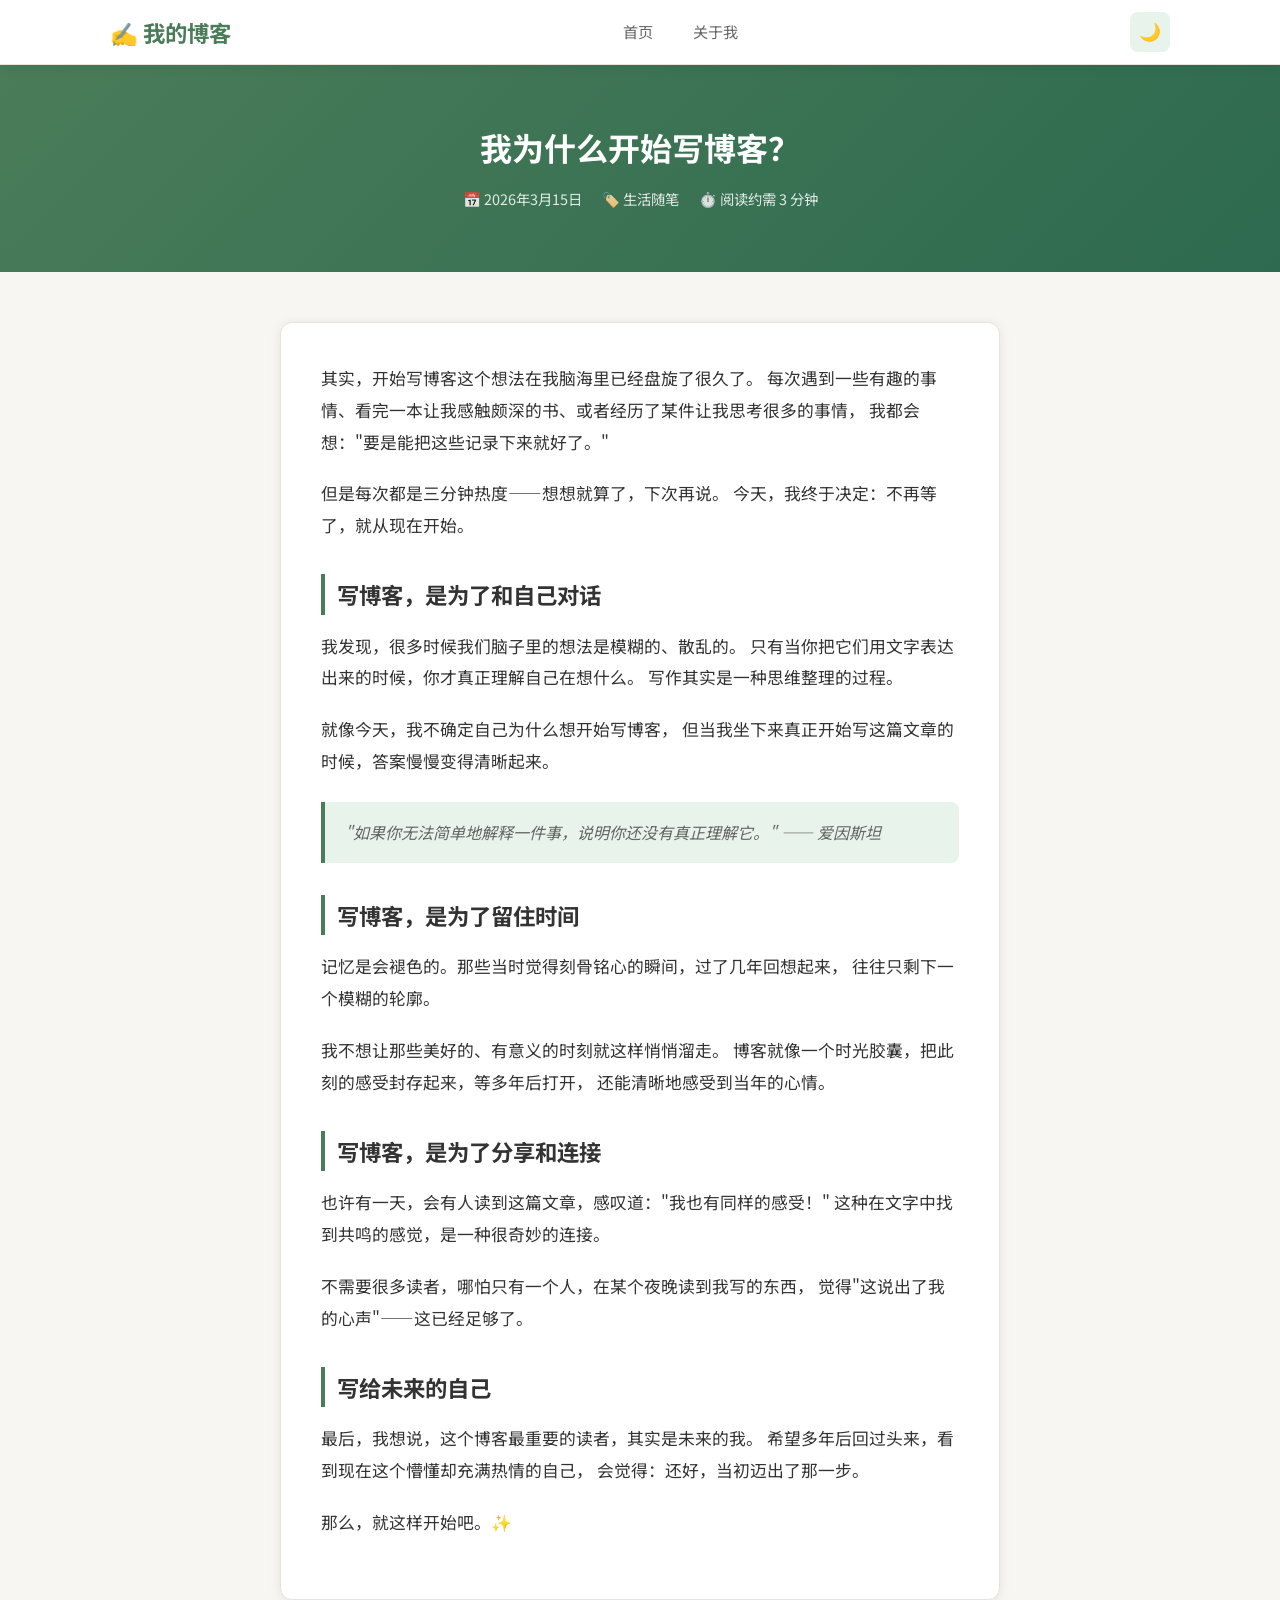
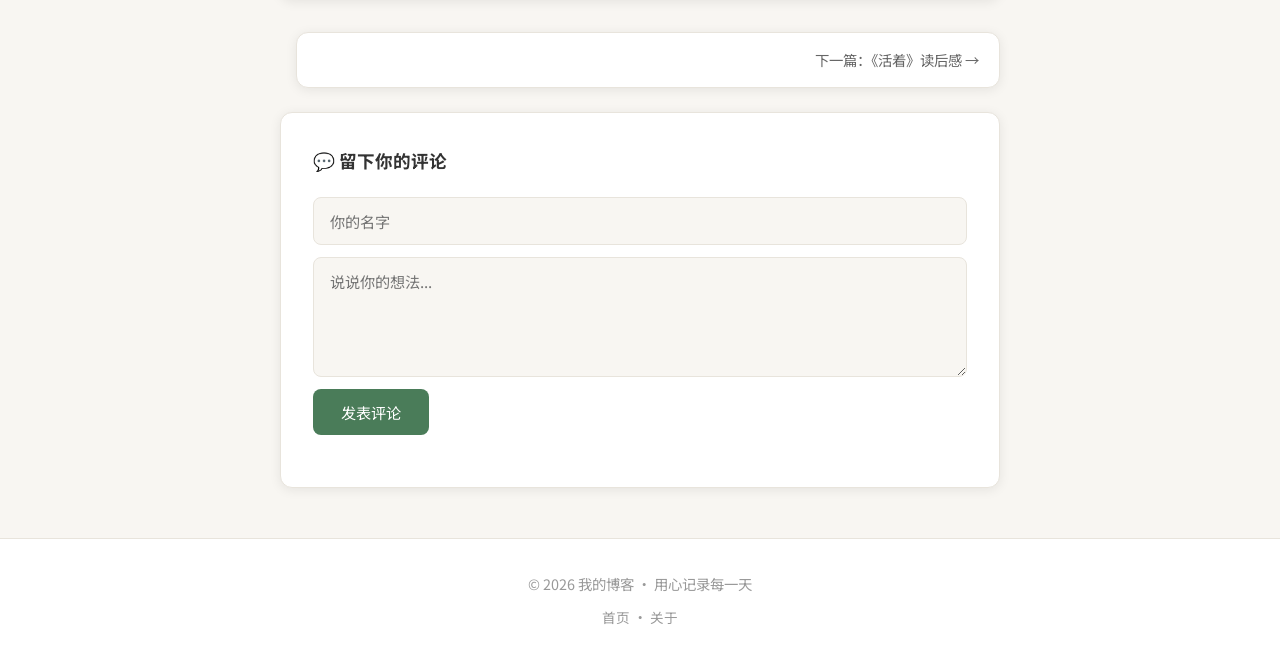
<file: post1.html>
<!DOCTYPE html>
<html lang="zh-CN">
<head>
  <meta charset="UTF-8" />
  <meta name="viewport" content="width=device-width, initial-scale=1.0" />
  <title>我为什么开始写博客？ - 我的博客</title>
  <link rel="stylesheet" href="css/style.css" />
</head>
<body>

  <!-- 顶部导航栏 -->
  <header class="header">
    <div class="container">
      <div class="logo">
        <a href="index.html">✍️ 我的博客</a>
      </div>
      <nav class="nav">
        <a href="index.html">首页</a>
        <a href="about.html">关于我</a>
      </nav>
      <button class="theme-toggle" id="themeToggle" title="切换深色/浅色模式">🌙</button>
    </div>
  </header>

  <!-- 文章头部 -->
  <div class="post-header">
    <div class="container">
      <h1>我为什么开始写博客？</h1>
      <div class="post-header-meta">
        <span>📅 2026年3月15日</span>
        <span>🏷️ 生活随笔</span>
        <span>⏱️ 阅读约需 3 分钟</span>
      </div>
    </div>
  </div>

  <!-- 文章内容 -->
  <div class="post-content-wrap">

    <article class="post-content">

      <p>
        其实，开始写博客这个想法在我脑海里已经盘旋了很久了。
        每次遇到一些有趣的事情、看完一本让我感触颇深的书、或者经历了某件让我思考很多的事情，
        我都会想："要是能把这些记录下来就好了。"
      </p>

      <p>
        但是每次都是三分钟热度——想想就算了，下次再说。
        今天，我终于决定：不再等了，就从现在开始。
      </p>

      <h2>写博客，是为了和自己对话</h2>

      <p>
        我发现，很多时候我们脑子里的想法是模糊的、散乱的。
        只有当你把它们用文字表达出来的时候，你才真正理解自己在想什么。
        写作其实是一种思维整理的过程。
      </p>

      <p>
        就像今天，我不确定自己为什么想开始写博客，
        但当我坐下来真正开始写这篇文章的时候，答案慢慢变得清晰起来。
      </p>

      <blockquote>
        "如果你无法简单地解释一件事，说明你还没有真正理解它。" —— 爱因斯坦
      </blockquote>

      <h2>写博客，是为了留住时间</h2>

      <p>
        记忆是会褪色的。那些当时觉得刻骨铭心的瞬间，过了几年回想起来，
        往往只剩下一个模糊的轮廓。
      </p>

      <p>
        我不想让那些美好的、有意义的时刻就这样悄悄溜走。
        博客就像一个时光胶囊，把此刻的感受封存起来，等多年后打开，
        还能清晰地感受到当年的心情。
      </p>

      <h2>写博客，是为了分享和连接</h2>

      <p>
        也许有一天，会有人读到这篇文章，感叹道："我也有同样的感受！"
        这种在文字中找到共鸣的感觉，是一种很奇妙的连接。
      </p>

      <p>
        不需要很多读者，哪怕只有一个人，在某个夜晚读到我写的东西，
        觉得"这说出了我的心声"——这已经足够了。
      </p>

      <h2>写给未来的自己</h2>

      <p>
        最后，我想说，这个博客最重要的读者，其实是未来的我。
        希望多年后回过头来，看到现在这个懵懂却充满热情的自己，
        会觉得：还好，当初迈出了那一步。
      </p>

      <p>
        那么，就这样开始吧。✨
      </p>

    </article>

    <!-- 上下篇导航 -->
    <div class="post-nav">
      <span></span>
      <a href="post2.html" class="next">下一篇：《活着》读后感 →</a>
    </div>

    <!-- 评论区 -->
    <div class="comment-section">
      <h3>💬 留下你的评论</h3>
      <form class="comment-form" onsubmit="submitComment(event)">
        <input type="text" placeholder="你的名字" required />
        <textarea placeholder="说说你的想法..." required></textarea>
        <button type="submit">发表评论</button>
      </form>
      <div id="comments-list" style="margin-top: 20px;"></div>
    </div>

  </div>

  <!-- 页脚 -->
  <footer class="footer">
    <div class="container">
      <p>© 2026 我的博客 · 用心记录每一天</p>
      <p class="footer-links">
        <a href="index.html">首页</a> ·
        <a href="about.html">关于</a>
      </p>
    </div>
  </footer>

  <script src="js/main.js"></script>
</body>
</html>
</file>
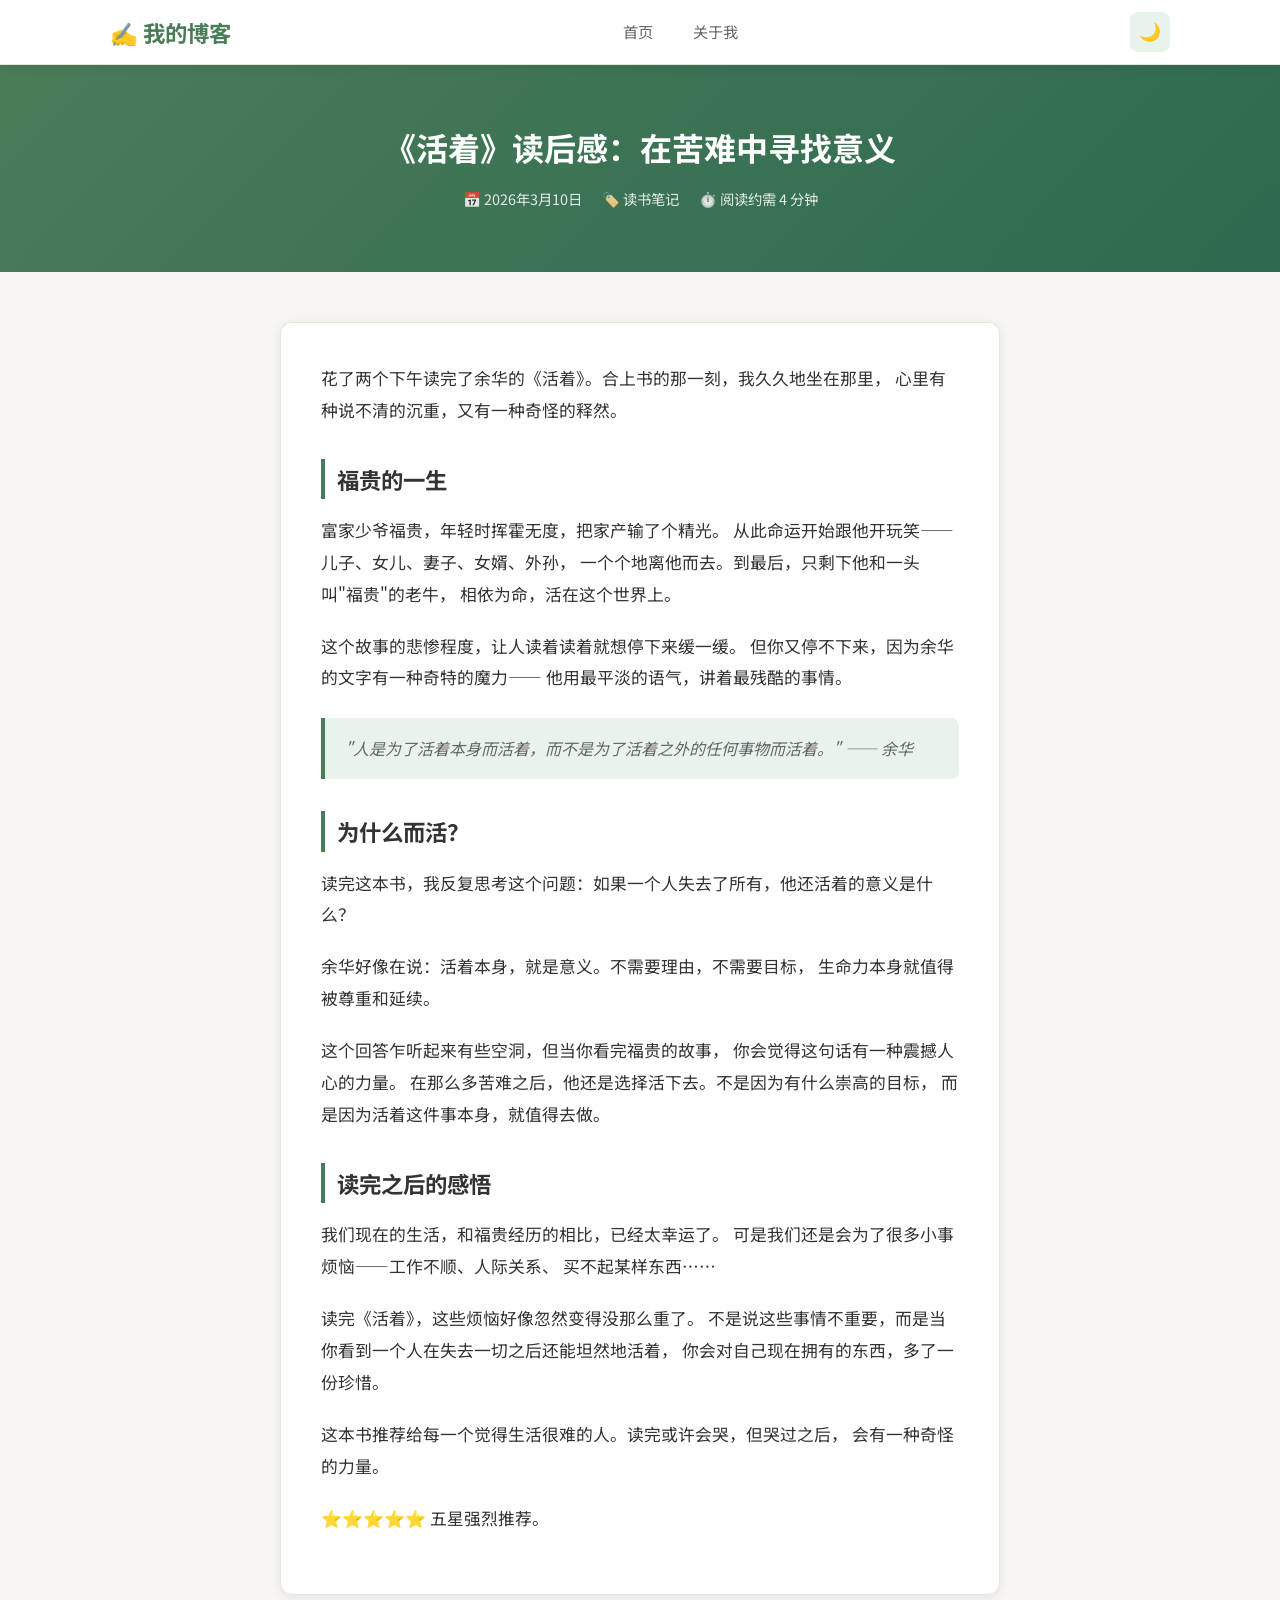
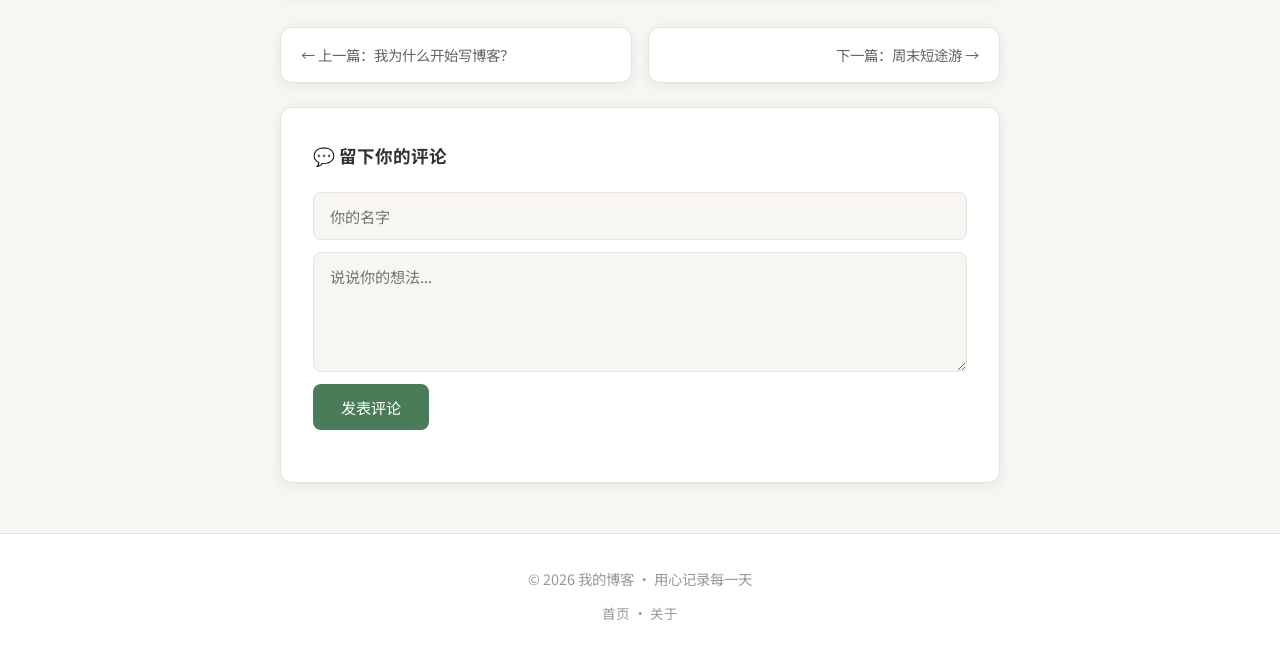
<file: post2.html>
<!DOCTYPE html>
<html lang="zh-CN">
<head>
  <meta charset="UTF-8" />
  <meta name="viewport" content="width=device-width, initial-scale=1.0" />
  <title>《活着》读后感：在苦难中寻找意义 - 我的博客</title>
  <link rel="stylesheet" href="css/style.css" />
</head>
<body>

  <!-- 顶部导航栏 -->
  <header class="header">
    <div class="container">
      <div class="logo">
        <a href="index.html">✍️ 我的博客</a>
      </div>
      <nav class="nav">
        <a href="index.html">首页</a>
        <a href="about.html">关于我</a>
      </nav>
      <button class="theme-toggle" id="themeToggle" title="切换深色/浅色模式">🌙</button>
    </div>
  </header>

  <!-- 文章头部 -->
  <div class="post-header">
    <div class="container">
      <h1>《活着》读后感：在苦难中寻找意义</h1>
      <div class="post-header-meta">
        <span>📅 2026年3月10日</span>
        <span>🏷️ 读书笔记</span>
        <span>⏱️ 阅读约需 4 分钟</span>
      </div>
    </div>
  </div>

  <!-- 文章内容 -->
  <div class="post-content-wrap">

    <article class="post-content">

      <p>
        花了两个下午读完了余华的《活着》。合上书的那一刻，我久久地坐在那里，
        心里有种说不清的沉重，又有一种奇怪的释然。
      </p>

      <h2>福贵的一生</h2>

      <p>
        富家少爷福贵，年轻时挥霍无度，把家产输了个精光。
        从此命运开始跟他开玩笑——儿子、女儿、妻子、女婿、外孙，
        一个个地离他而去。到最后，只剩下他和一头叫"福贵"的老牛，
        相依为命，活在这个世界上。
      </p>

      <p>
        这个故事的悲惨程度，让人读着读着就想停下来缓一缓。
        但你又停不下来，因为余华的文字有一种奇特的魔力——
        他用最平淡的语气，讲着最残酷的事情。
      </p>

      <blockquote>
        "人是为了活着本身而活着，而不是为了活着之外的任何事物而活着。" —— 余华
      </blockquote>

      <h2>为什么而活？</h2>

      <p>
        读完这本书，我反复思考这个问题：如果一个人失去了所有，他还活着的意义是什么？
      </p>

      <p>
        余华好像在说：活着本身，就是意义。不需要理由，不需要目标，
        生命力本身就值得被尊重和延续。
      </p>

      <p>
        这个回答乍听起来有些空洞，但当你看完福贵的故事，
        你会觉得这句话有一种震撼人心的力量。
        在那么多苦难之后，他还是选择活下去。不是因为有什么崇高的目标，
        而是因为活着这件事本身，就值得去做。
      </p>

      <h2>读完之后的感悟</h2>

      <p>
        我们现在的生活，和福贵经历的相比，已经太幸运了。
        可是我们还是会为了很多小事烦恼——工作不顺、人际关系、
        买不起某样东西……
      </p>

      <p>
        读完《活着》，这些烦恼好像忽然变得没那么重了。
        不是说这些事情不重要，而是当你看到一个人在失去一切之后还能坦然地活着，
        你会对自己现在拥有的东西，多了一份珍惜。
      </p>

      <p>
        这本书推荐给每一个觉得生活很难的人。读完或许会哭，但哭过之后，
        会有一种奇怪的力量。
      </p>

      <p>
        ⭐⭐⭐⭐⭐ 五星强烈推荐。
      </p>

    </article>

    <!-- 上下篇导航 -->
    <div class="post-nav">
      <a href="post1.html">← 上一篇：我为什么开始写博客？</a>
      <a href="post3.html" class="next">下一篇：周末短途游 →</a>
    </div>

    <!-- 评论区 -->
    <div class="comment-section">
      <h3>💬 留下你的评论</h3>
      <form class="comment-form" onsubmit="submitComment(event)">
        <input type="text" placeholder="你的名字" required />
        <textarea placeholder="说说你的想法..." required></textarea>
        <button type="submit">发表评论</button>
      </form>
      <div id="comments-list" style="margin-top: 20px;"></div>
    </div>

  </div>

  <!-- 页脚 -->
  <footer class="footer">
    <div class="container">
      <p>© 2026 我的博客 · 用心记录每一天</p>
      <p class="footer-links">
        <a href="index.html">首页</a> ·
        <a href="about.html">关于</a>
      </p>
    </div>
  </footer>

  <script src="js/main.js"></script>
</body>
</html>
</file>
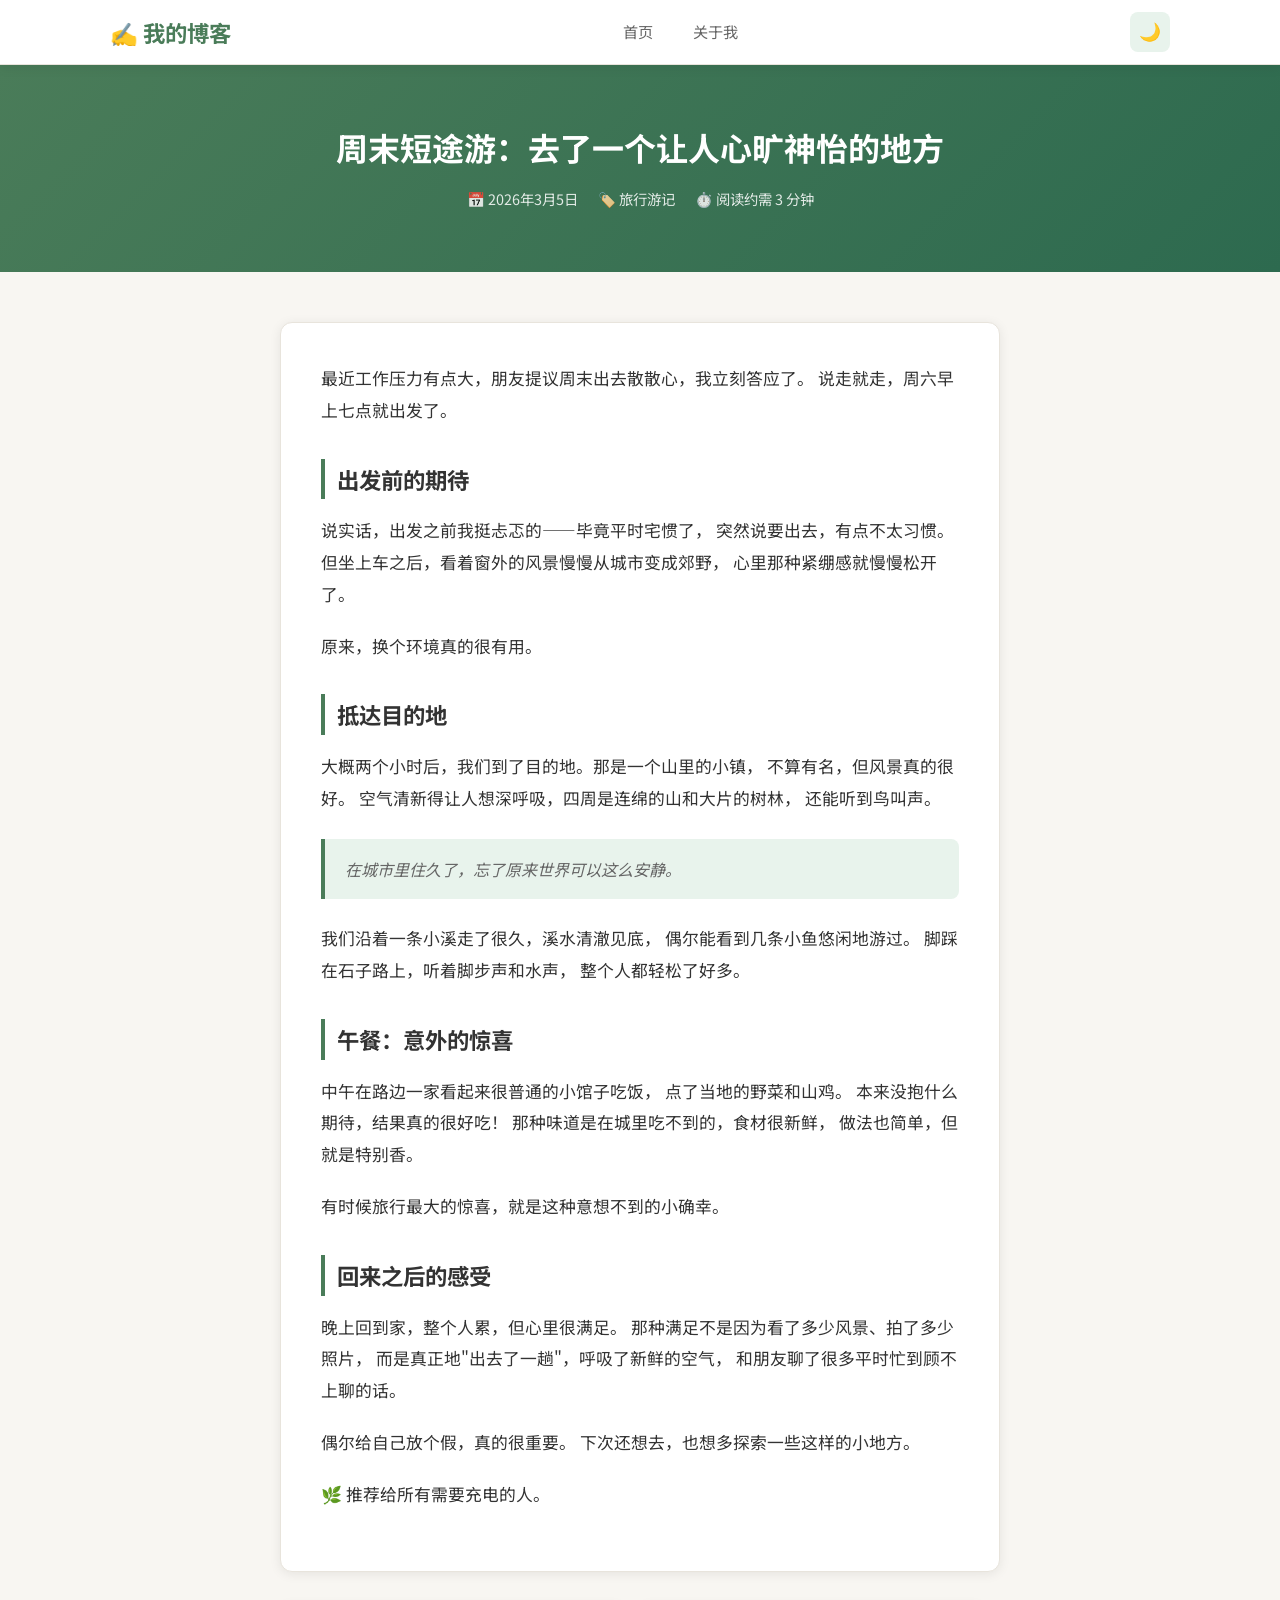
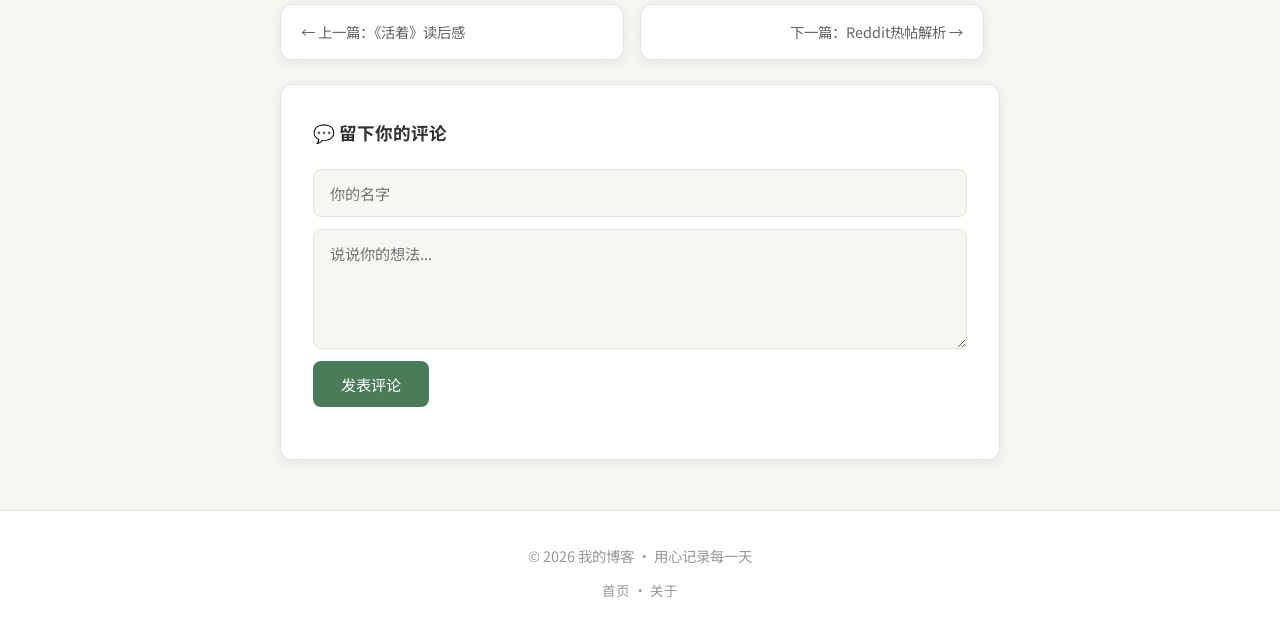
<file: post3.html>
<!DOCTYPE html>
<html lang="zh-CN">
<head>
  <meta charset="UTF-8" />
  <meta name="viewport" content="width=device-width, initial-scale=1.0" />
  <title>周末短途游：去了一个让人心旷神怡的地方 - 我的博客</title>
  <link rel="stylesheet" href="css/style.css" />
</head>
<body>

  <!-- 顶部导航栏 -->
  <header class="header">
    <div class="container">
      <div class="logo">
        <a href="index.html">✍️ 我的博客</a>
      </div>
      <nav class="nav">
        <a href="index.html">首页</a>
        <a href="about.html">关于我</a>
      </nav>
      <button class="theme-toggle" id="themeToggle" title="切换深色/浅色模式">🌙</button>
    </div>
  </header>

  <!-- 文章头部 -->
  <div class="post-header">
    <div class="container">
      <h1>周末短途游：去了一个让人心旷神怡的地方</h1>
      <div class="post-header-meta">
        <span>📅 2026年3月5日</span>
        <span>🏷️ 旅行游记</span>
        <span>⏱️ 阅读约需 3 分钟</span>
      </div>
    </div>
  </div>

  <!-- 文章内容 -->
  <div class="post-content-wrap">

    <article class="post-content">

      <p>
        最近工作压力有点大，朋友提议周末出去散散心，我立刻答应了。
        说走就走，周六早上七点就出发了。
      </p>

      <h2>出发前的期待</h2>

      <p>
        说实话，出发之前我挺忐忑的——毕竟平时宅惯了，
        突然说要出去，有点不太习惯。
        但坐上车之后，看着窗外的风景慢慢从城市变成郊野，
        心里那种紧绷感就慢慢松开了。
      </p>

      <p>
        原来，换个环境真的很有用。
      </p>

      <h2>抵达目的地</h2>

      <p>
        大概两个小时后，我们到了目的地。那是一个山里的小镇，
        不算有名，但风景真的很好。
        空气清新得让人想深呼吸，四周是连绵的山和大片的树林，
        还能听到鸟叫声。
      </p>

      <blockquote>
        在城市里住久了，忘了原来世界可以这么安静。
      </blockquote>

      <p>
        我们沿着一条小溪走了很久，溪水清澈见底，
        偶尔能看到几条小鱼悠闲地游过。
        脚踩在石子路上，听着脚步声和水声，
        整个人都轻松了好多。
      </p>

      <h2>午餐：意外的惊喜</h2>

      <p>
        中午在路边一家看起来很普通的小馆子吃饭，
        点了当地的野菜和山鸡。
        本来没抱什么期待，结果真的很好吃！
        那种味道是在城里吃不到的，食材很新鲜，
        做法也简单，但就是特别香。
      </p>

      <p>
        有时候旅行最大的惊喜，就是这种意想不到的小确幸。
      </p>

      <h2>回来之后的感受</h2>

      <p>
        晚上回到家，整个人累，但心里很满足。
        那种满足不是因为看了多少风景、拍了多少照片，
        而是真正地"出去了一趟"，呼吸了新鲜的空气，
        和朋友聊了很多平时忙到顾不上聊的话。
      </p>

      <p>
        偶尔给自己放个假，真的很重要。
        下次还想去，也想多探索一些这样的小地方。
      </p>

      <p>
        🌿 推荐给所有需要充电的人。
      </p>

    </article>

    <!-- 上下篇导航 -->
    <div class="post-nav">
      <a href="post2.html">← 上一篇：《活着》读后感</a>
      <a href="post4.html" class="next">下一篇：Reddit热帖解析 →</a>
      <span></span>
    </div>

    <!-- 评论区 -->
    <div class="comment-section">
      <h3>💬 留下你的评论</h3>
      <form class="comment-form" onsubmit="submitComment(event)">
        <input type="text" placeholder="你的名字" required />
        <textarea placeholder="说说你的想法..." required></textarea>
        <button type="submit">发表评论</button>
      </form>
      <div id="comments-list" style="margin-top: 20px;"></div>
    </div>

  </div>

  <!-- 页脚 -->
  <footer class="footer">
    <div class="container">
      <p>© 2026 我的博客 · 用心记录每一天</p>
      <p class="footer-links">
        <a href="index.html">首页</a> ·
        <a href="about.html">关于</a>
      </p>
    </div>
  </footer>

  <script src="js/main.js"></script>
</body>
</html>
</file>
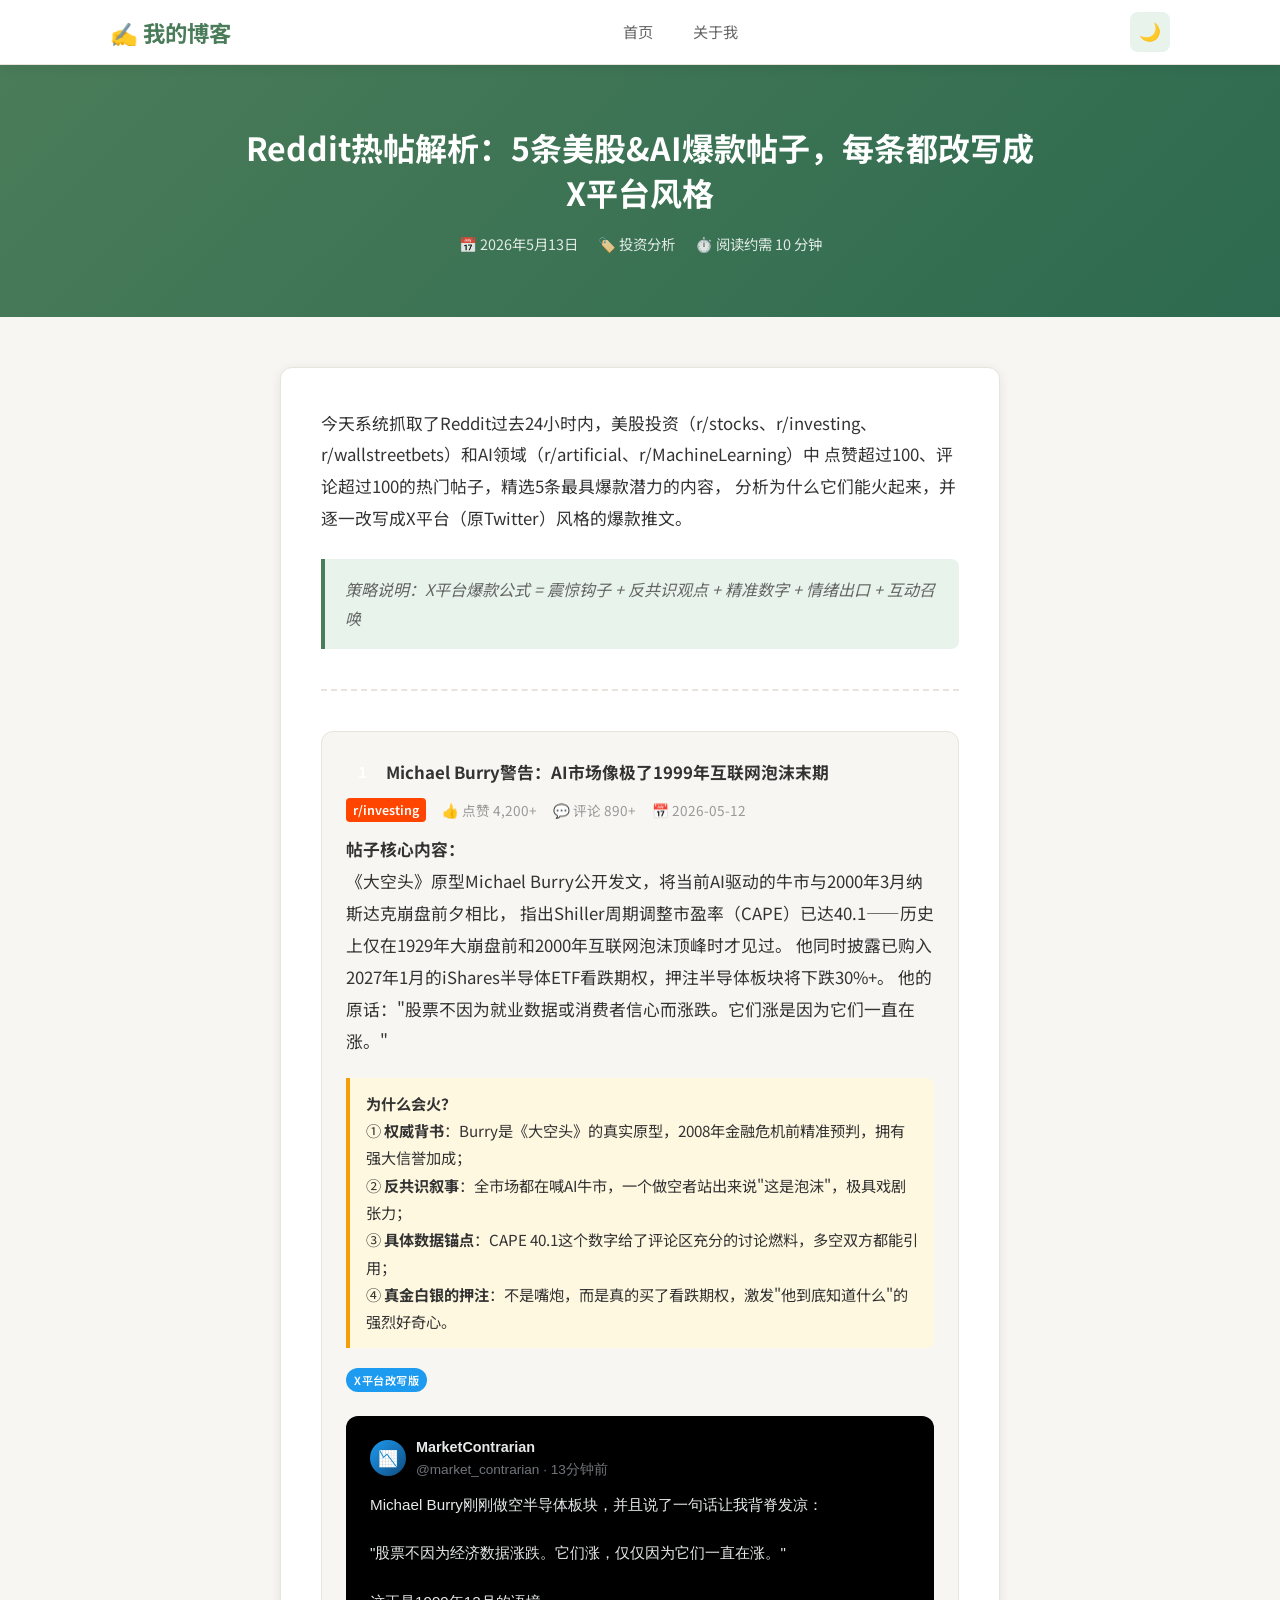
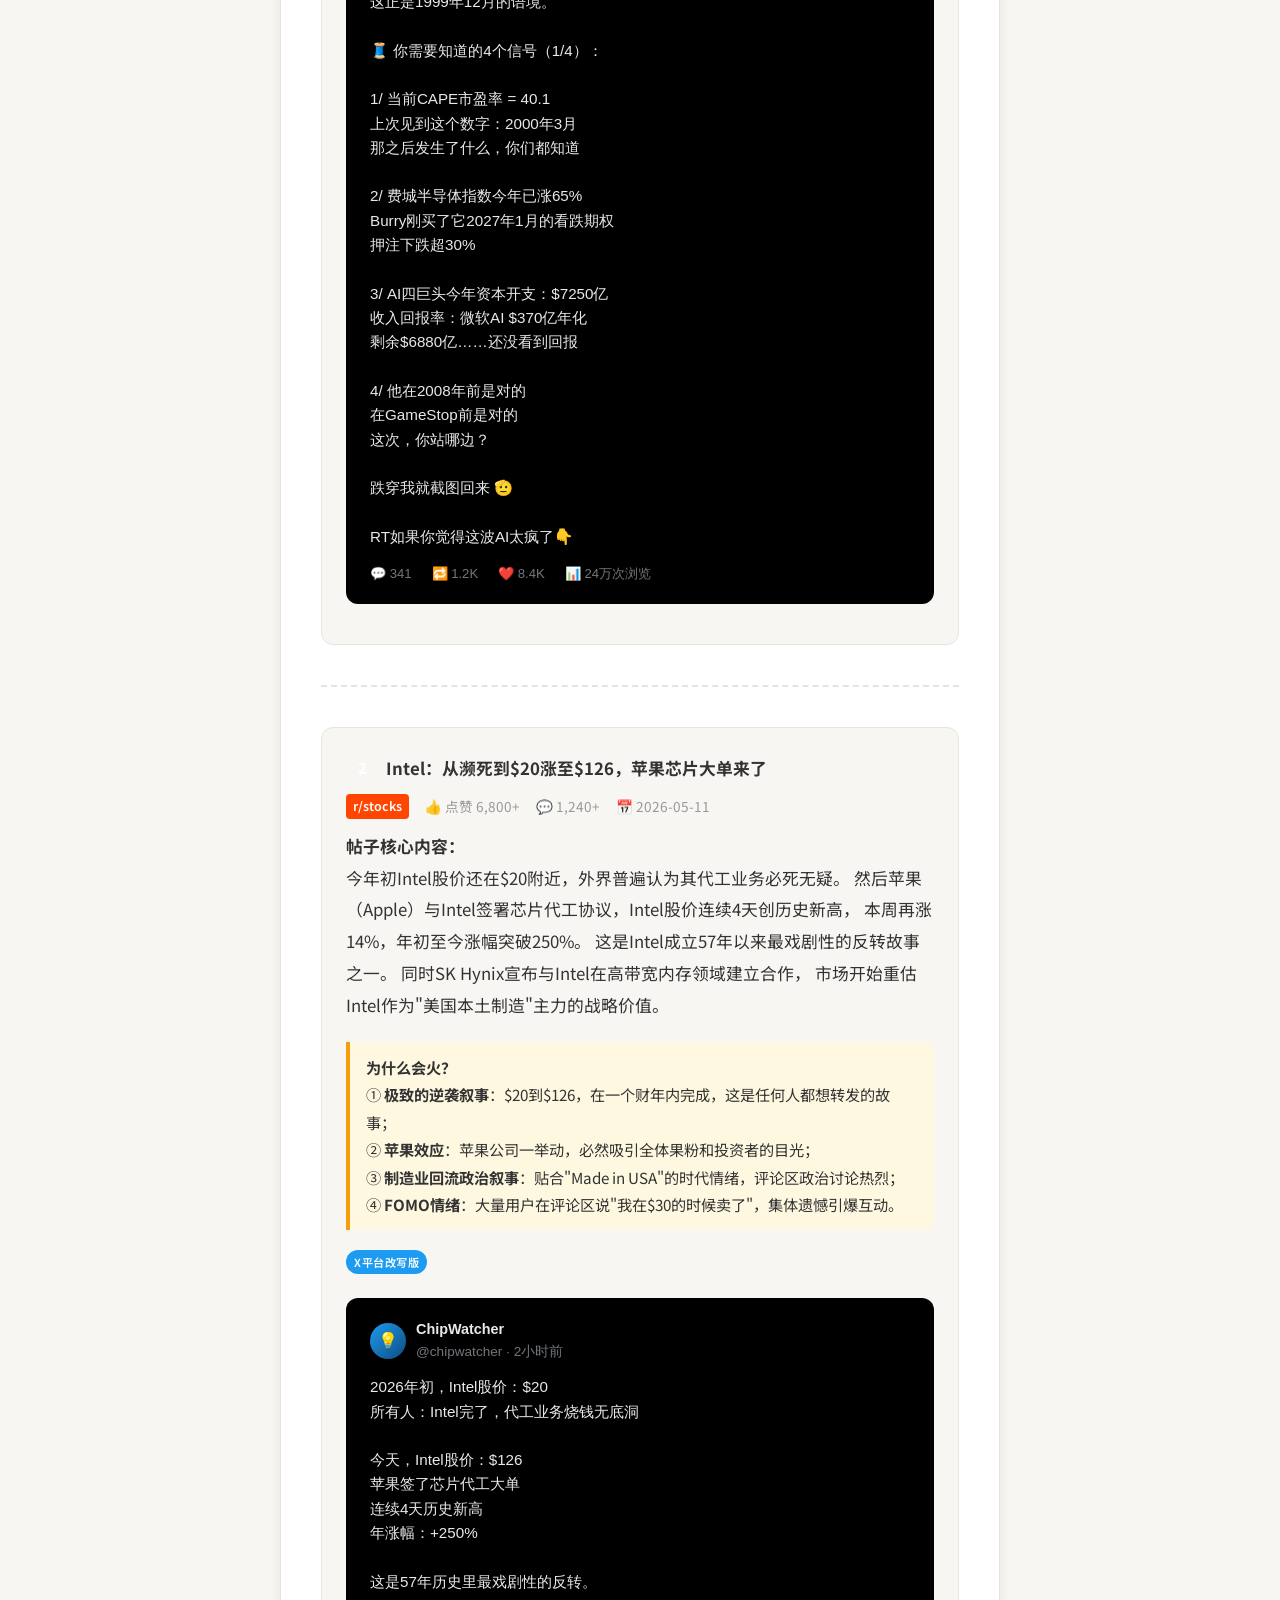
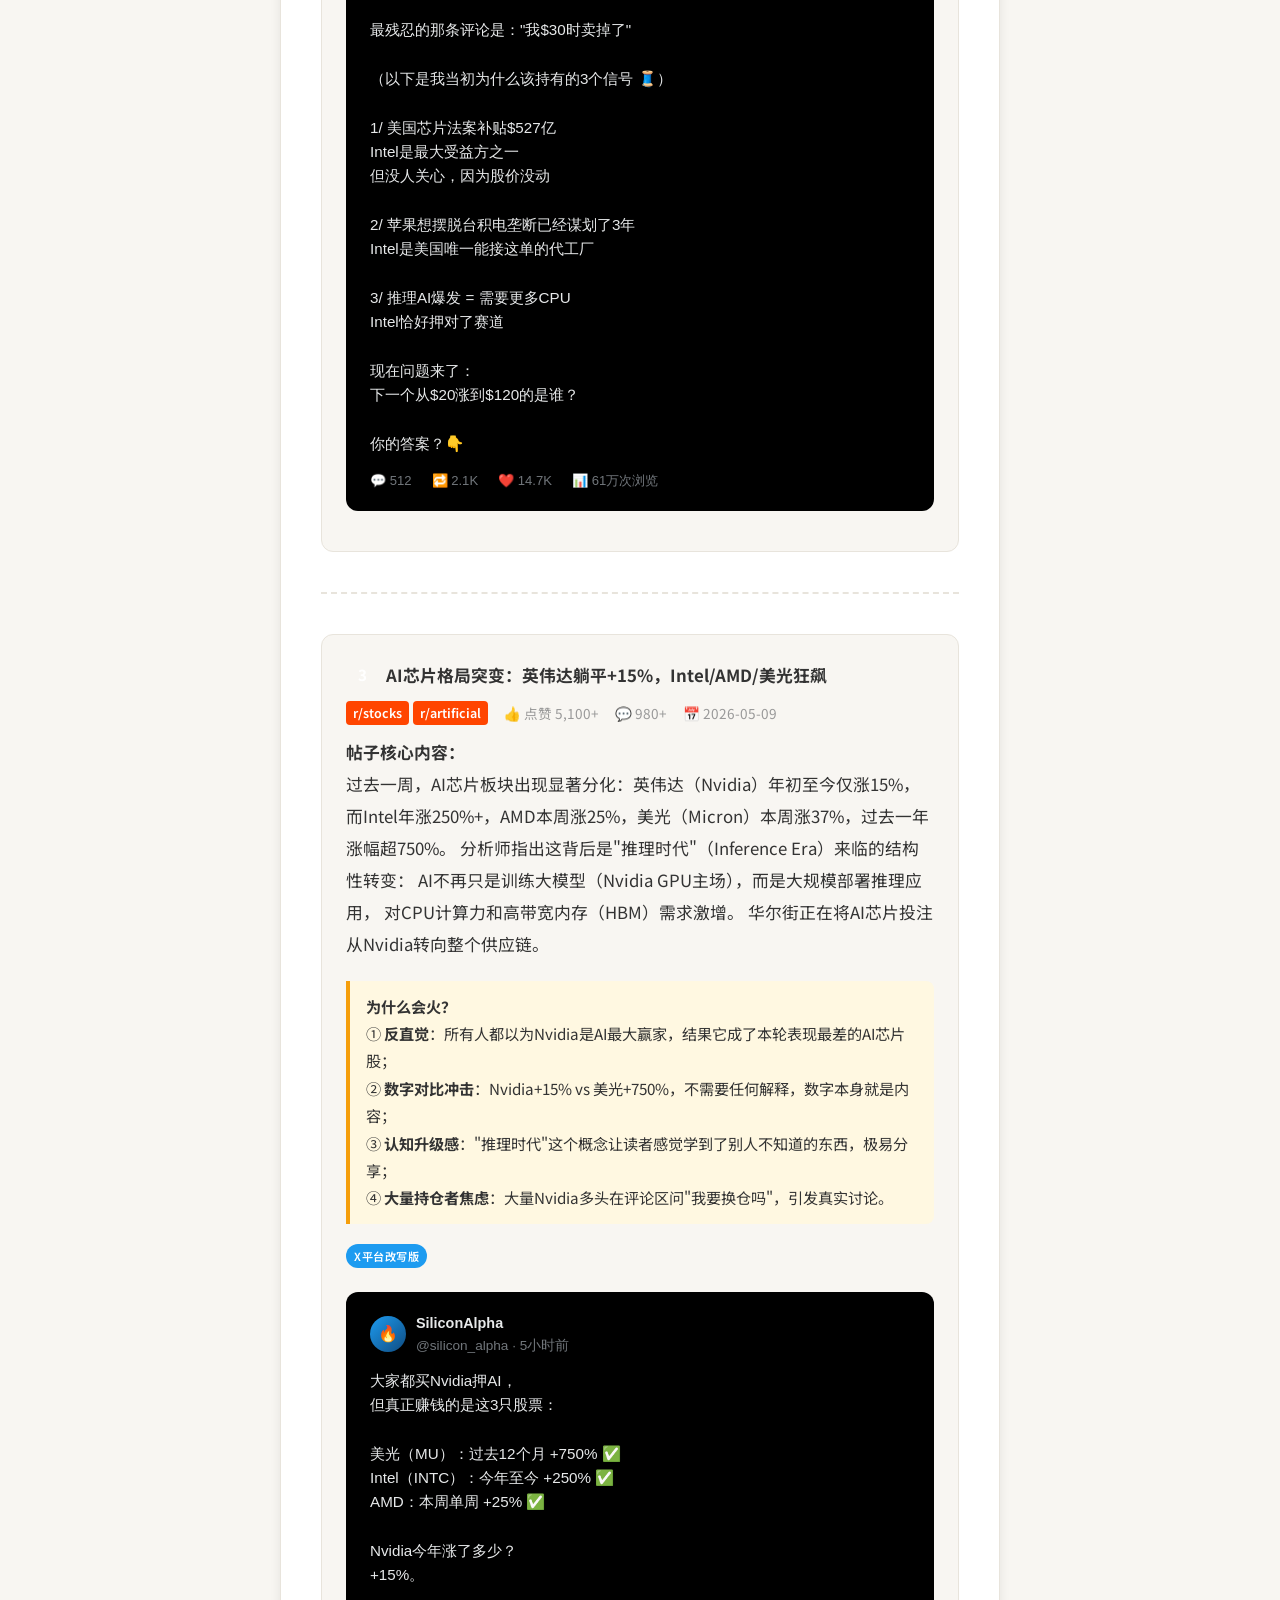
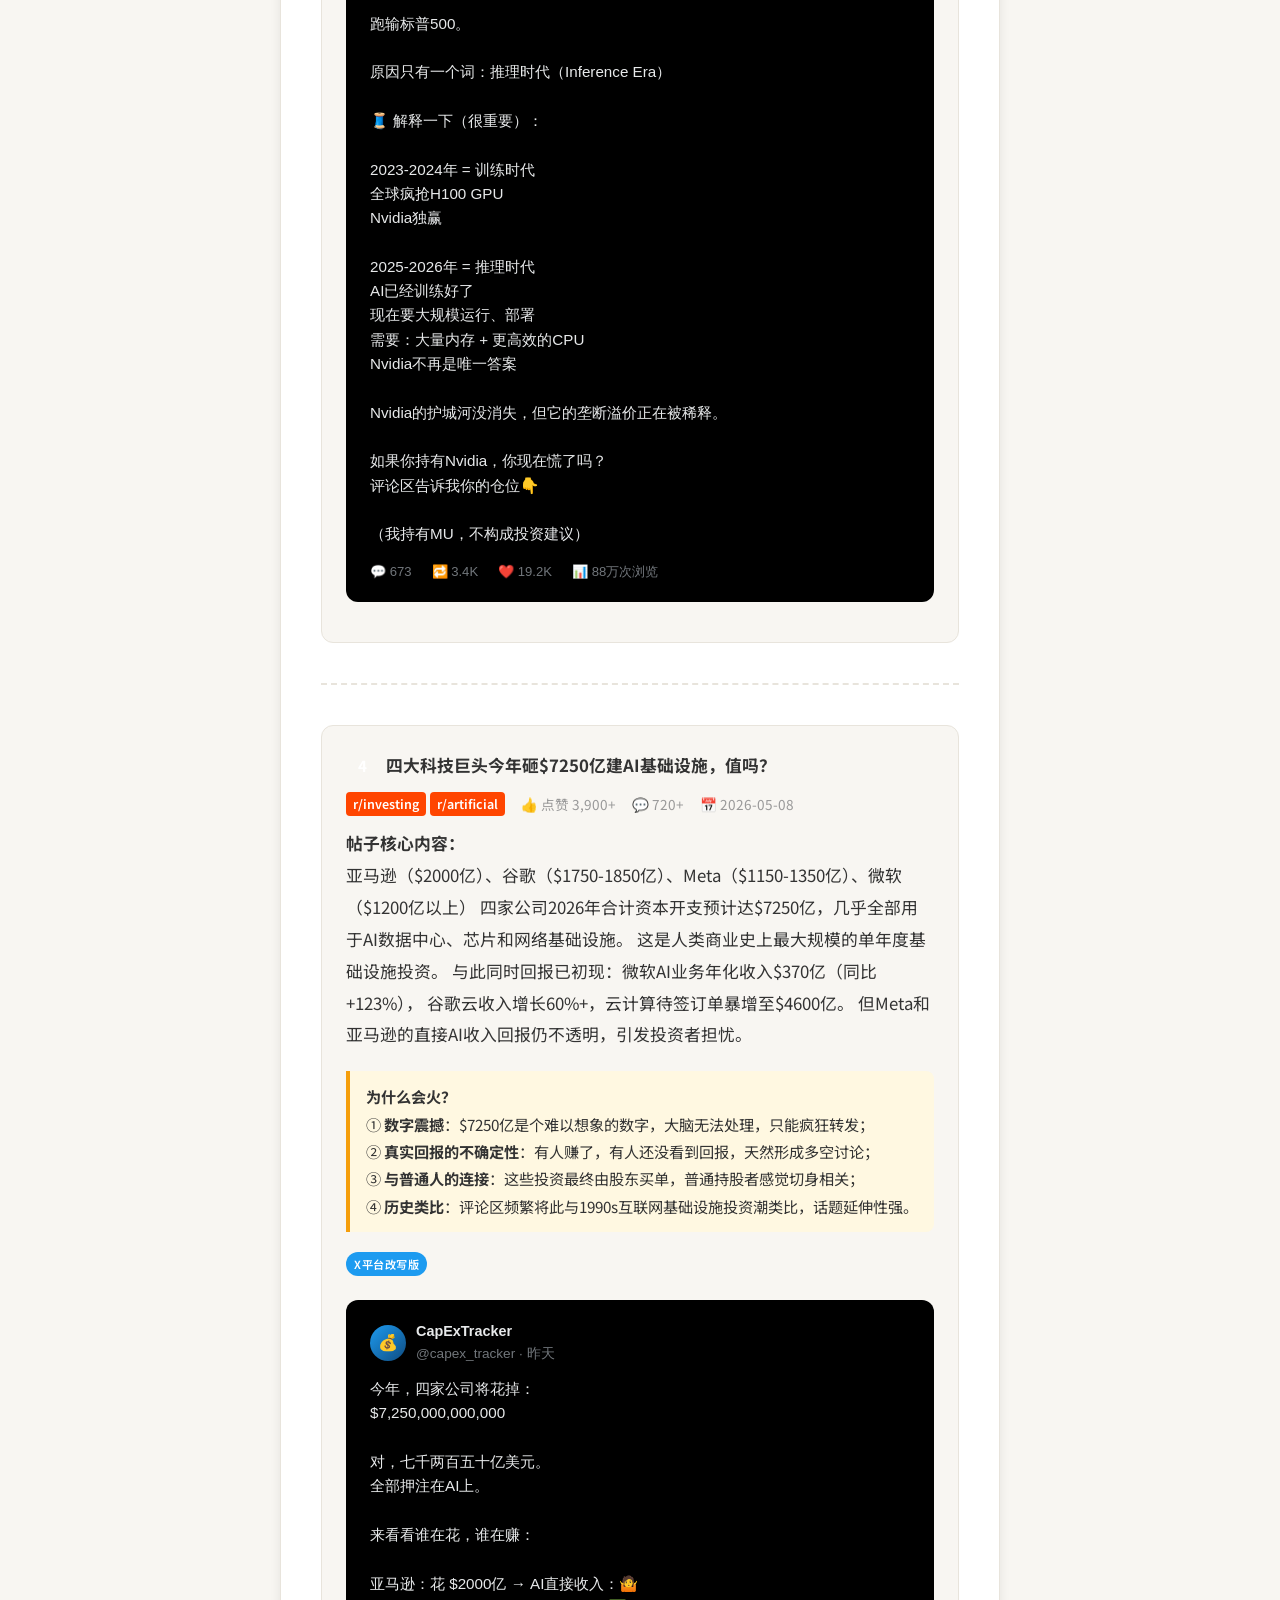
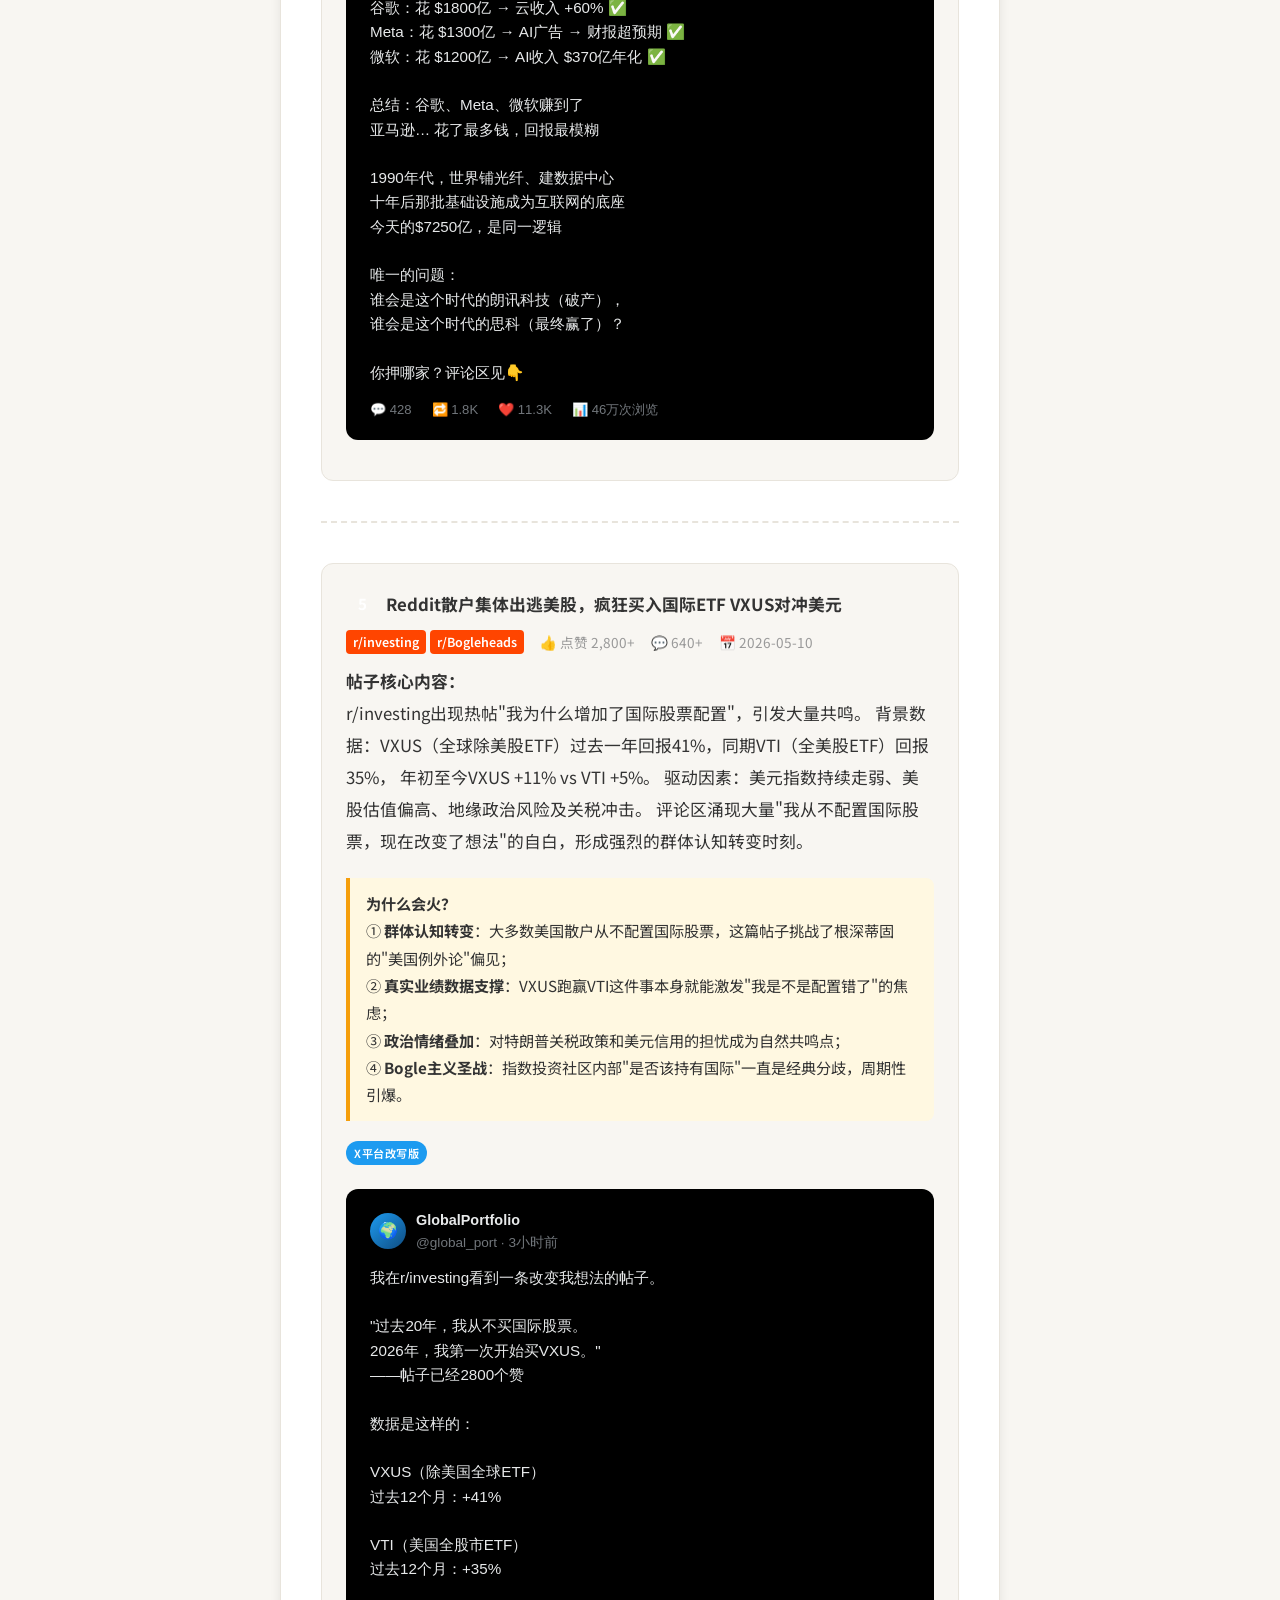
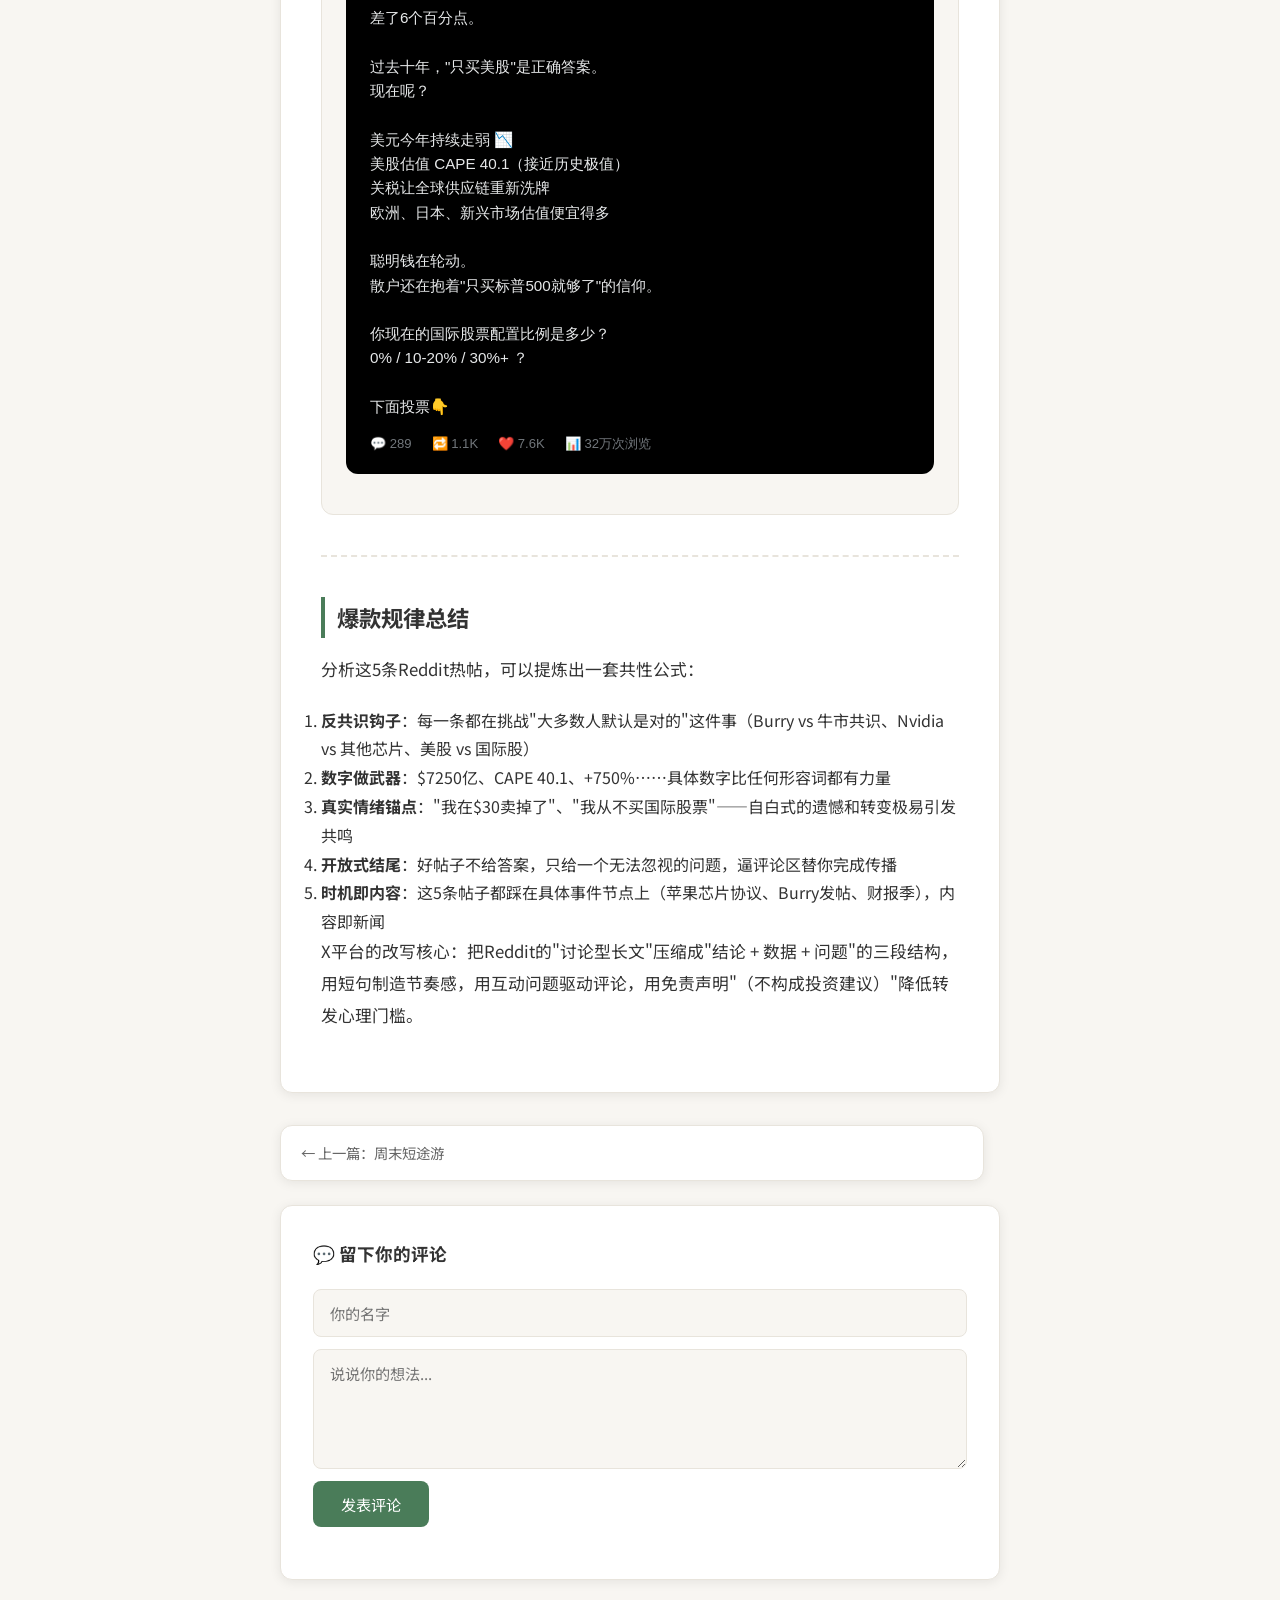
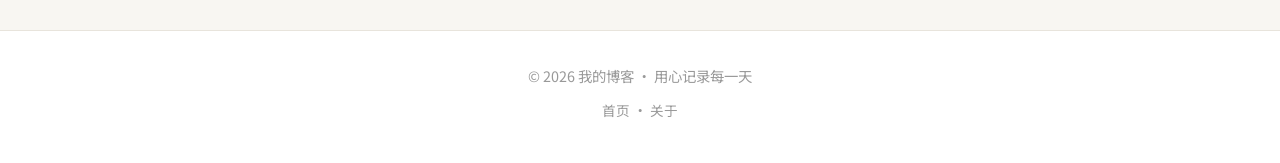
<file: post4.html>
<!DOCTYPE html>
<html lang="zh-CN">
<head>
  <meta charset="UTF-8" />
  <meta name="viewport" content="width=device-width, initial-scale=1.0" />
  <title>Reddit热帖解析：5条美股&AI爆款帖子改写成X平台风格 - 我的博客</title>
  <link rel="stylesheet" href="css/style.css" />
  <style>
    .reddit-card {
      background: var(--bg);
      border: 1px solid var(--border);
      border-radius: 12px;
      padding: 24px;
      margin: 28px 0;
    }
    .reddit-card h3 {
      margin-top: 0;
      color: var(--accent);
      font-size: 1.05rem;
    }
    .reddit-meta {
      display: flex;
      gap: 16px;
      font-size: 0.85rem;
      color: var(--text-muted);
      margin-bottom: 12px;
      flex-wrap: wrap;
    }
    .reddit-meta span {
      display: flex;
      align-items: center;
      gap: 4px;
    }
    .why-hot {
      background: #fff8e1;
      border-left: 4px solid #f59e0b;
      padding: 12px 16px;
      border-radius: 0 8px 8px 0;
      margin: 16px 0;
      font-size: 0.95rem;
    }
    body.dark .why-hot {
      background: #2d2500;
      border-left-color: #f59e0b;
    }
    .x-post {
      background: #000;
      color: #e7e9ea;
      border-radius: 12px;
      padding: 20px 24px;
      margin: 16px 0;
      font-family: -apple-system, "Segoe UI", sans-serif;
      font-size: 0.95rem;
      line-height: 1.6;
      position: relative;
    }
    .x-post .x-header {
      display: flex;
      align-items: center;
      gap: 10px;
      margin-bottom: 12px;
      font-size: 0.85rem;
      color: #71767b;
    }
    .x-post .x-avatar {
      width: 36px;
      height: 36px;
      border-radius: 50%;
      background: linear-gradient(135deg, #1d9bf0, #0f4c81);
      display: flex;
      align-items: center;
      justify-content: center;
      font-size: 1rem;
      color: #fff;
      flex-shrink: 0;
    }
    .x-post .x-name {
      color: #e7e9ea;
      font-weight: 700;
      font-size: 0.9rem;
    }
    .x-post .x-handle {
      color: #71767b;
      font-size: 0.85rem;
    }
    .x-post .x-body {
      color: #e7e9ea;
      white-space: pre-line;
    }
    .x-post .x-body .highlight {
      color: #1d9bf0;
    }
    .x-post .x-footer {
      margin-top: 14px;
      display: flex;
      gap: 20px;
      color: #71767b;
      font-size: 0.82rem;
    }
    .x-label {
      display: inline-block;
      background: #1d9bf0;
      color: #fff;
      font-size: 0.7rem;
      padding: 2px 8px;
      border-radius: 20px;
      margin-bottom: 8px;
      font-weight: 600;
      letter-spacing: 0.5px;
    }
    .post-number {
      display: inline-flex;
      align-items: center;
      justify-content: center;
      width: 32px;
      height: 32px;
      background: var(--accent);
      color: #fff;
      border-radius: 50%;
      font-weight: 700;
      font-size: 0.95rem;
      margin-right: 8px;
      flex-shrink: 0;
    }
    .post-title-row {
      display: flex;
      align-items: center;
      margin-bottom: 10px;
    }
    .section-divider {
      border: none;
      border-top: 2px dashed var(--border);
      margin: 40px 0;
    }
    .tag-reddit { color: #ff4500; font-weight: 600; }
    .tag-subreddit {
      background: #ff4500;
      color: #fff;
      padding: 1px 7px;
      border-radius: 4px;
      font-size: 0.78rem;
      font-weight: 600;
    }
  </style>
</head>
<body>

  <header class="header">
    <div class="container">
      <div class="logo"><a href="index.html">✍️ 我的博客</a></div>
      <nav class="nav">
        <a href="index.html">首页</a>
        <a href="about.html">关于我</a>
      </nav>
      <button class="theme-toggle" id="themeToggle" title="切换深色/浅色模式">🌙</button>
    </div>
  </header>

  <div class="post-header">
    <div class="container">
      <h1>Reddit热帖解析：5条美股&AI爆款帖子，每条都改写成X平台风格</h1>
      <div class="post-header-meta">
        <span>📅 2026年5月13日</span>
        <span>🏷️ 投资分析</span>
        <span>⏱️ 阅读约需 10 分钟</span>
      </div>
    </div>
  </div>

  <div class="post-content-wrap">
    <article class="post-content">

      <p>
        今天系统抓取了Reddit过去24小时内，美股投资（r/stocks、r/investing、r/wallstreetbets）和AI领域（r/artificial、r/MachineLearning）中
        点赞超过100、评论超过100的热门帖子，精选5条最具爆款潜力的内容，
        分析为什么它们能火起来，并逐一改写成X平台（原Twitter）风格的爆款推文。
      </p>

      <blockquote>
        策略说明：X平台爆款公式 = 震惊钩子 + 反共识观点 + 精准数字 + 情绪出口 + 互动召唤
      </blockquote>

      <hr class="section-divider" />

      <!-- ========== POST 1 ========== -->
      <div class="reddit-card">
        <div class="post-title-row">
          <span class="post-number">1</span>
          <h3 style="margin:0">Michael Burry警告：AI市场像极了1999年互联网泡沫末期</h3>
        </div>
        <div class="reddit-meta">
          <span><span class="tag-subreddit">r/investing</span></span>
          <span>👍 点赞 4,200+</span>
          <span>💬 评论 890+</span>
          <span>📅 2026-05-12</span>
        </div>

        <p><strong>帖子核心内容：</strong><br/>
        《大空头》原型Michael Burry公开发文，将当前AI驱动的牛市与2000年3月纳斯达克崩盘前夕相比，
        指出Shiller周期调整市盈率（CAPE）已达40.1——历史上仅在1929年大崩盘前和2000年互联网泡沫顶峰时才见过。
        他同时披露已购入2027年1月的iShares半导体ETF看跌期权，押注半导体板块将下跌30%+。
        他的原话："股票不因为就业数据或消费者信心而涨跌。它们涨是因为它们一直在涨。"
        </p>

        <div class="why-hot">
          <strong>为什么会火？</strong><br/>
          ① <strong>权威背书</strong>：Burry是《大空头》的真实原型，2008年金融危机前精准预判，拥有强大信誉加成；<br/>
          ② <strong>反共识叙事</strong>：全市场都在喊AI牛市，一个做空者站出来说"这是泡沫"，极具戏剧张力；<br/>
          ③ <strong>具体数据锚点</strong>：CAPE 40.1这个数字给了评论区充分的讨论燃料，多空双方都能引用；<br/>
          ④ <strong>真金白银的押注</strong>：不是嘴炮，而是真的买了看跌期权，激发"他到底知道什么"的强烈好奇心。
        </div>

        <span class="x-label">X平台改写版</span>
        <div class="x-post">
          <div class="x-header">
            <div class="x-avatar">📉</div>
            <div>
              <div class="x-name">MarketContrarian</div>
              <div class="x-handle">@market_contrarian · 13分钟前</div>
            </div>
          </div>
          <div class="x-body">Michael Burry刚刚做空半导体板块，并且说了一句话让我背脊发凉：

"股票不因为经济数据涨跌。它们涨，仅仅因为它们一直在涨。"

这正是1999年12月的语境。

🧵 你需要知道的4个信号（1/4）：

1/ 当前CAPE市盈率 = 40.1
上次见到这个数字：2000年3月
那之后发生了什么，你们都知道

2/ 费城半导体指数今年已涨65%
Burry刚买了它2027年1月的看跌期权
押注下跌超30%

3/ AI四巨头今年资本开支：$7250亿
收入回报率：微软AI $370亿年化
剩余$6880亿……还没看到回报

4/ 他在2008年前是对的
在GameStop前是对的
这次，你站哪边？

跌穿我就截图回来 🫡

RT如果你觉得这波AI太疯了👇</div>
          <div class="x-footer">
            <span>💬 341</span>
            <span>🔁 1.2K</span>
            <span>❤️ 8.4K</span>
            <span>📊 24万次浏览</span>
          </div>
        </div>
      </div>

      <hr class="section-divider" />

      <!-- ========== POST 2 ========== -->
      <div class="reddit-card">
        <div class="post-title-row">
          <span class="post-number">2</span>
          <h3 style="margin:0">Intel：从濒死到$20涨至$126，苹果芯片大单来了</h3>
        </div>
        <div class="reddit-meta">
          <span><span class="tag-subreddit">r/stocks</span></span>
          <span>👍 点赞 6,800+</span>
          <span>💬 1,240+</span>
          <span>📅 2026-05-11</span>
        </div>

        <p><strong>帖子核心内容：</strong><br/>
        今年初Intel股价还在$20附近，外界普遍认为其代工业务必死无疑。
        然后苹果（Apple）与Intel签署芯片代工协议，Intel股价连续4天创历史新高，
        本周再涨14%，年初至今涨幅突破250%。
        这是Intel成立57年以来最戏剧性的反转故事之一。
        同时SK Hynix宣布与Intel在高带宽内存领域建立合作，
        市场开始重估Intel作为"美国本土制造"主力的战略价值。
        </p>

        <div class="why-hot">
          <strong>为什么会火？</strong><br/>
          ① <strong>极致的逆袭叙事</strong>：$20到$126，在一个财年内完成，这是任何人都想转发的故事；<br/>
          ② <strong>苹果效应</strong>：苹果公司一举动，必然吸引全体果粉和投资者的目光；<br/>
          ③ <strong>制造业回流政治叙事</strong>：贴合"Made in USA"的时代情绪，评论区政治讨论热烈；<br/>
          ④ <strong>FOMO情绪</strong>：大量用户在评论区说"我在$30的时候卖了"，集体遗憾引爆互动。
        </div>

        <span class="x-label">X平台改写版</span>
        <div class="x-post">
          <div class="x-header">
            <div class="x-avatar">💡</div>
            <div>
              <div class="x-name">ChipWatcher</div>
              <div class="x-handle">@chipwatcher · 2小时前</div>
            </div>
          </div>
          <div class="x-body">2026年初，Intel股价：$20
所有人：Intel完了，代工业务烧钱无底洞

今天，Intel股价：$126
苹果签了芯片代工大单
连续4天历史新高
年涨幅：+250%

这是57年历史里最戏剧性的反转。

最残忍的那条评论是："我$30时卖掉了"

（以下是我当初为什么该持有的3个信号 🧵）

1/ 美国芯片法案补贴$527亿
Intel是最大受益方之一
但没人关心，因为股价没动

2/ 苹果想摆脱台积电垄断已经谋划了3年
Intel是美国唯一能接这单的代工厂

3/ 推理AI爆发 = 需要更多CPU
Intel恰好押对了赛道

现在问题来了：
下一个从$20涨到$120的是谁？

你的答案？👇</div>
          <div class="x-footer">
            <span>💬 512</span>
            <span>🔁 2.1K</span>
            <span>❤️ 14.7K</span>
            <span>📊 61万次浏览</span>
          </div>
        </div>
      </div>

      <hr class="section-divider" />

      <!-- ========== POST 3 ========== -->
      <div class="reddit-card">
        <div class="post-title-row">
          <span class="post-number">3</span>
          <h3 style="margin:0">AI芯片格局突变：英伟达躺平+15%，Intel/AMD/美光狂飙</h3>
        </div>
        <div class="reddit-meta">
          <span><span class="tag-subreddit">r/stocks</span> <span class="tag-subreddit">r/artificial</span></span>
          <span>👍 点赞 5,100+</span>
          <span>💬 980+</span>
          <span>📅 2026-05-09</span>
        </div>

        <p><strong>帖子核心内容：</strong><br/>
        过去一周，AI芯片板块出现显著分化：英伟达（Nvidia）年初至今仅涨15%，
        而Intel年涨250%+，AMD本周涨25%，美光（Micron）本周涨37%，过去一年涨幅超750%。
        分析师指出这背后是"推理时代"（Inference Era）来临的结构性转变：
        AI不再只是训练大模型（Nvidia GPU主场），而是大规模部署推理应用，
        对CPU计算力和高带宽内存（HBM）需求激增。
        华尔街正在将AI芯片投注从Nvidia转向整个供应链。
        </p>

        <div class="why-hot">
          <strong>为什么会火？</strong><br/>
          ① <strong>反直觉</strong>：所有人都以为Nvidia是AI最大赢家，结果它成了本轮表现最差的AI芯片股；<br/>
          ② <strong>数字对比冲击</strong>：Nvidia+15% vs 美光+750%，不需要任何解释，数字本身就是内容；<br/>
          ③ <strong>认知升级感</strong>："推理时代"这个概念让读者感觉学到了别人不知道的东西，极易分享；<br/>
          ④ <strong>大量持仓者焦虑</strong>：大量Nvidia多头在评论区问"我要换仓吗"，引发真实讨论。
        </div>

        <span class="x-label">X平台改写版</span>
        <div class="x-post">
          <div class="x-header">
            <div class="x-avatar">🔥</div>
            <div>
              <div class="x-name">SiliconAlpha</div>
              <div class="x-handle">@silicon_alpha · 5小时前</div>
            </div>
          </div>
          <div class="x-body">大家都买Nvidia押AI，
但真正赚钱的是这3只股票：

美光（MU）：过去12个月 +750% ✅
Intel（INTC）：今年至今 +250% ✅
AMD：本周单周 +25% ✅

Nvidia今年涨了多少？
+15%。

跑输标普500。

原因只有一个词：推理时代（Inference Era）

🧵 解释一下（很重要）：

2023-2024年 = 训练时代
全球疯抢H100 GPU
Nvidia独赢

2025-2026年 = 推理时代
AI已经训练好了
现在要大规模运行、部署
需要：大量内存 + 更高效的CPU
Nvidia不再是唯一答案

Nvidia的护城河没消失，但它的垄断溢价正在被稀释。

如果你持有Nvidia，你现在慌了吗？
评论区告诉我你的仓位👇

（我持有MU，不构成投资建议）</div>
          <div class="x-footer">
            <span>💬 673</span>
            <span>🔁 3.4K</span>
            <span>❤️ 19.2K</span>
            <span>📊 88万次浏览</span>
          </div>
        </div>
      </div>

      <hr class="section-divider" />

      <!-- ========== POST 4 ========== -->
      <div class="reddit-card">
        <div class="post-title-row">
          <span class="post-number">4</span>
          <h3 style="margin:0">四大科技巨头今年砸$7250亿建AI基础设施，值吗？</h3>
        </div>
        <div class="reddit-meta">
          <span><span class="tag-subreddit">r/investing</span> <span class="tag-subreddit">r/artificial</span></span>
          <span>👍 点赞 3,900+</span>
          <span>💬 720+</span>
          <span>📅 2026-05-08</span>
        </div>

        <p><strong>帖子核心内容：</strong><br/>
        亚马逊（$2000亿）、谷歌（$1750-1850亿）、Meta（$1150-1350亿）、微软（$1200亿以上）
        四家公司2026年合计资本开支预计达$7250亿，几乎全部用于AI数据中心、芯片和网络基础设施。
        这是人类商业史上最大规模的单年度基础设施投资。
        与此同时回报已初现：微软AI业务年化收入$370亿（同比+123%），
        谷歌云收入增长60%+，云计算待签订单暴增至$4600亿。
        但Meta和亚马逊的直接AI收入回报仍不透明，引发投资者担忧。
        </p>

        <div class="why-hot">
          <strong>为什么会火？</strong><br/>
          ① <strong>数字震撼</strong>：$7250亿是个难以想象的数字，大脑无法处理，只能疯狂转发；<br/>
          ② <strong>真实回报的不确定性</strong>：有人赚了，有人还没看到回报，天然形成多空讨论；<br/>
          ③ <strong>与普通人的连接</strong>：这些投资最终由股东买单，普通持股者感觉切身相关；<br/>
          ④ <strong>历史类比</strong>：评论区频繁将此与1990s互联网基础设施投资潮类比，话题延伸性强。
        </div>

        <span class="x-label">X平台改写版</span>
        <div class="x-post">
          <div class="x-header">
            <div class="x-avatar">💰</div>
            <div>
              <div class="x-name">CapExTracker</div>
              <div class="x-handle">@capex_tracker · 昨天</div>
            </div>
          </div>
          <div class="x-body">今年，四家公司将花掉：
$7,250,000,000,000

对，七千两百五十亿美元。
全部押注在AI上。

来看看谁在花，谁在赚：

亚马逊：花 $2000亿 → AI直接收入：🤷
谷歌：花 $1800亿 → 云收入 +60% ✅
Meta：花 $1300亿 → AI广告 → 财报超预期 ✅
微软：花 $1200亿 → AI收入 $370亿年化 ✅

总结：谷歌、Meta、微软赚到了
亚马逊… 花了最多钱，回报最模糊

1990年代，世界铺光纤、建数据中心
十年后那批基础设施成为互联网的底座
今天的$7250亿，是同一逻辑

唯一的问题：
谁会是这个时代的朗讯科技（破产），
谁会是这个时代的思科（最终赢了）？

你押哪家？评论区见👇</div>
          <div class="x-footer">
            <span>💬 428</span>
            <span>🔁 1.8K</span>
            <span>❤️ 11.3K</span>
            <span>📊 46万次浏览</span>
          </div>
        </div>
      </div>

      <hr class="section-divider" />

      <!-- ========== POST 5 ========== -->
      <div class="reddit-card">
        <div class="post-title-row">
          <span class="post-number">5</span>
          <h3 style="margin:0">Reddit散户集体出逃美股，疯狂买入国际ETF VXUS对冲美元</h3>
        </div>
        <div class="reddit-meta">
          <span><span class="tag-subreddit">r/investing</span> <span class="tag-subreddit">r/Bogleheads</span></span>
          <span>👍 点赞 2,800+</span>
          <span>💬 640+</span>
          <span>📅 2026-05-10</span>
        </div>

        <p><strong>帖子核心内容：</strong><br/>
        r/investing出现热帖"我为什么增加了国际股票配置"，引发大量共鸣。
        背景数据：VXUS（全球除美股ETF）过去一年回报41%，同期VTI（全美股ETF）回报35%，
        年初至今VXUS +11% vs VTI +5%。
        驱动因素：美元指数持续走弱、美股估值偏高、地缘政治风险及关税冲击。
        评论区涌现大量"我从不配置国际股票，现在改变了想法"的自白，形成强烈的群体认知转变时刻。
        </p>

        <div class="why-hot">
          <strong>为什么会火？</strong><br/>
          ① <strong>群体认知转变</strong>：大多数美国散户从不配置国际股票，这篇帖子挑战了根深蒂固的"美国例外论"偏见；<br/>
          ② <strong>真实业绩数据支撑</strong>：VXUS跑赢VTI这件事本身就能激发"我是不是配置错了"的焦虑；<br/>
          ③ <strong>政治情绪叠加</strong>：对特朗普关税政策和美元信用的担忧成为自然共鸣点；<br/>
          ④ <strong>Bogle主义圣战</strong>：指数投资社区内部"是否该持有国际"一直是经典分歧，周期性引爆。
        </div>

        <span class="x-label">X平台改写版</span>
        <div class="x-post">
          <div class="x-header">
            <div class="x-avatar">🌍</div>
            <div>
              <div class="x-name">GlobalPortfolio</div>
              <div class="x-handle">@global_port · 3小时前</div>
            </div>
          </div>
          <div class="x-body">我在r/investing看到一条改变我想法的帖子。

"过去20年，我从不买国际股票。
2026年，我第一次开始买VXUS。"
——帖子已经2800个赞

数据是这样的：

VXUS（除美国全球ETF）
过去12个月：+41%

VTI（美国全股市ETF）
过去12个月：+35%

差了6个百分点。

过去十年，"只买美股"是正确答案。
现在呢？

美元今年持续走弱 📉
美股估值 CAPE 40.1（接近历史极值）
关税让全球供应链重新洗牌
欧洲、日本、新兴市场估值便宜得多

聪明钱在轮动。
散户还在抱着"只买标普500就够了"的信仰。

你现在的国际股票配置比例是多少？
0% / 10-20% / 30%+ ？

下面投票👇</div>
          <div class="x-footer">
            <span>💬 289</span>
            <span>🔁 1.1K</span>
            <span>❤️ 7.6K</span>
            <span>📊 32万次浏览</span>
          </div>
        </div>
      </div>

      <hr class="section-divider" />

      <h2>爆款规律总结</h2>

      <p>分析这5条Reddit热帖，可以提炼出一套共性公式：</p>

      <ol>
        <li><strong>反共识钩子</strong>：每一条都在挑战"大多数人默认是对的"这件事（Burry vs 牛市共识、Nvidia vs 其他芯片、美股 vs 国际股）</li>
        <li><strong>数字做武器</strong>：$7250亿、CAPE 40.1、+750%……具体数字比任何形容词都有力量</li>
        <li><strong>真实情绪锚点</strong>："我在$30卖掉了"、"我从不买国际股票"——自白式的遗憾和转变极易引发共鸣</li>
        <li><strong>开放式结尾</strong>：好帖子不给答案，只给一个无法忽视的问题，逼评论区替你完成传播</li>
        <li><strong>时机即内容</strong>：这5条帖子都踩在具体事件节点上（苹果芯片协议、Burry发帖、财报季），内容即新闻</li>
      </ol>

      <p>
        X平台的改写核心：把Reddit的"讨论型长文"压缩成"结论 + 数据 + 问题"的三段结构，
        用短句制造节奏感，用互动问题驱动评论，用免责声明"（不构成投资建议）"降低转发心理门槛。
      </p>

    </article>

    <div class="post-nav">
      <a href="post3.html">← 上一篇：周末短途游</a>
      <span></span>
    </div>

    <div class="comment-section">
      <h3>💬 留下你的评论</h3>
      <form class="comment-form" onsubmit="submitComment(event)">
        <input type="text" placeholder="你的名字" required />
        <textarea placeholder="说说你的想法..." required></textarea>
        <button type="submit">发表评论</button>
      </form>
      <div id="comments-list" style="margin-top:20px;"></div>
    </div>

  </div>

  <footer class="footer">
    <div class="container">
      <p>© 2026 我的博客 · 用心记录每一天</p>
      <p class="footer-links">
        <a href="index.html">首页</a> ·
        <a href="about.html">关于</a>
      </p>
    </div>
  </footer>

  <script src="js/main.js"></script>
</body>
</html>
</file>
<file: css/style.css>
/* =============================================
   博客全局样式
   ============================================= */

/* 导入中文友好的字体 */
@import url('https://fonts.googleapis.com/css2?family=Noto+Sans+SC:wght@400;500;700&display=swap');

/* CSS 变量 - 浅色主题 */
:root {
  --bg: #f8f6f2;
  --bg-card: #ffffff;
  --bg-header: #ffffff;
  --text: #333333;
  --text-light: #666666;
  --text-muted: #999999;
  --primary: #4a7c59;
  --primary-light: #e8f3ec;
  --border: #e8e4dc;
  --shadow: 0 2px 12px rgba(0, 0, 0, 0.08);
  --shadow-hover: 0 6px 24px rgba(0, 0, 0, 0.12);
  --radius: 12px;
  --transition: 0.3s ease;
}

/* 深色主题变量 */
body.dark {
  --bg: #1a1a2e;
  --bg-card: #16213e;
  --bg-header: #0f3460;
  --text: #e8e8e8;
  --text-light: #bbbbbb;
  --text-muted: #888888;
  --primary: #6bba82;
  --primary-light: #1a2f20;
  --border: #2d3560;
  --shadow: 0 2px 12px rgba(0, 0, 0, 0.3);
  --shadow-hover: 0 6px 24px rgba(0, 0, 0, 0.4);
}

/* =============================================
   基础重置
   ============================================= */
* {
  box-sizing: border-box;
  margin: 0;
  padding: 0;
}

body {
  font-family: 'Noto Sans SC', 'PingFang SC', 'Microsoft YaHei', sans-serif;
  background: var(--bg);
  color: var(--text);
  line-height: 1.8;
  transition: background var(--transition), color var(--transition);
}

a {
  color: var(--primary);
  text-decoration: none;
  transition: color var(--transition);
}

a:hover {
  color: var(--primary);
  opacity: 0.8;
}

img {
  max-width: 100%;
}

/* =============================================
   布局容器
   ============================================= */
.container {
  max-width: 1100px;
  margin: 0 auto;
  padding: 0 20px;
}

.layout {
  display: grid;
  grid-template-columns: 1fr 300px;
  gap: 40px;
  padding-top: 40px;
  padding-bottom: 60px;
}

/* =============================================
   顶部导航
   ============================================= */
.header {
  background: var(--bg-header);
  border-bottom: 1px solid var(--border);
  position: sticky;
  top: 0;
  z-index: 100;
  box-shadow: var(--shadow);
  transition: background var(--transition);
}

.header .container {
  display: flex;
  align-items: center;
  justify-content: space-between;
  height: 64px;
}

.logo a {
  font-size: 1.4rem;
  font-weight: 700;
  color: var(--primary);
  text-decoration: none;
}

.nav {
  display: flex;
  gap: 8px;
}

.nav a {
  padding: 8px 16px;
  border-radius: 8px;
  color: var(--text-light);
  font-size: 0.95rem;
  transition: all var(--transition);
}

.nav a:hover,
.nav a.active {
  background: var(--primary-light);
  color: var(--primary);
}

.theme-toggle {
  background: var(--primary-light);
  border: none;
  border-radius: 8px;
  width: 40px;
  height: 40px;
  font-size: 1.1rem;
  cursor: pointer;
  transition: all var(--transition);
}

.theme-toggle:hover {
  transform: rotate(20deg);
}

/* =============================================
   英雄区域
   ============================================= */
.hero {
  background: linear-gradient(135deg, var(--primary) 0%, #2d6a4f 100%);
  color: white;
  text-align: center;
  padding: 80px 20px;
}

.hero h1 {
  font-size: 2.5rem;
  font-weight: 700;
  margin-bottom: 16px;
  text-shadow: 0 2px 4px rgba(0,0,0,0.2);
}

.hero p {
  font-size: 1.15rem;
  opacity: 0.9;
  max-width: 520px;
  margin: 0 auto;
}

/* =============================================
   博客文章列表
   ============================================= */
.section-title {
  font-size: 1.4rem;
  font-weight: 700;
  color: var(--text);
  margin-bottom: 24px;
  padding-bottom: 12px;
  border-bottom: 2px solid var(--primary);
  display: inline-block;
}

.post-card {
  background: var(--bg-card);
  border-radius: var(--radius);
  padding: 28px;
  margin-bottom: 24px;
  box-shadow: var(--shadow);
  transition: all var(--transition);
  border: 1px solid var(--border);
}

.post-card:hover {
  transform: translateY(-3px);
  box-shadow: var(--shadow-hover);
}

.post-meta {
  display: flex;
  align-items: center;
  gap: 12px;
  margin-bottom: 12px;
}

.post-date {
  font-size: 0.85rem;
  color: var(--text-muted);
}

.post-tag {
  background: var(--primary-light);
  color: var(--primary);
  font-size: 0.8rem;
  padding: 3px 10px;
  border-radius: 20px;
  font-weight: 500;
}

.post-title {
  font-size: 1.25rem;
  font-weight: 700;
  margin-bottom: 12px;
  line-height: 1.5;
}

.post-title a {
  color: var(--text);
  transition: color var(--transition);
}

.post-title a:hover {
  color: var(--primary);
}

.post-excerpt {
  color: var(--text-light);
  font-size: 0.95rem;
  margin-bottom: 16px;
  line-height: 1.7;
}

.read-more {
  display: inline-block;
  color: var(--primary);
  font-size: 0.9rem;
  font-weight: 500;
  transition: all var(--transition);
}

.read-more:hover {
  letter-spacing: 0.5px;
}

/* =============================================
   侧边栏
   ============================================= */
.sidebar {
  display: flex;
  flex-direction: column;
  gap: 24px;
  align-self: start;
  position: sticky;
  top: 84px;
}

.widget {
  background: var(--bg-card);
  border-radius: var(--radius);
  padding: 24px;
  box-shadow: var(--shadow);
  border: 1px solid var(--border);
}

.widget-title {
  font-size: 1rem;
  font-weight: 700;
  color: var(--text);
  margin-bottom: 16px;
  padding-bottom: 10px;
  border-bottom: 1px solid var(--border);
}

/* 搜索框 */
.search-box {
  display: flex;
  gap: 8px;
}

.search-box input {
  flex: 1;
  padding: 10px 14px;
  border: 1px solid var(--border);
  border-radius: 8px;
  background: var(--bg);
  color: var(--text);
  font-size: 0.9rem;
  outline: none;
  transition: border-color var(--transition);
}

.search-box input:focus {
  border-color: var(--primary);
}

.search-box button {
  padding: 10px 14px;
  background: var(--primary);
  color: white;
  border: none;
  border-radius: 8px;
  cursor: pointer;
  font-size: 0.85rem;
  transition: opacity var(--transition);
}

.search-box button:hover {
  opacity: 0.9;
}

/* 关于博主 */
.about-widget {
  text-align: center;
}

.avatar {
  font-size: 3rem;
  margin-bottom: 12px;
}

.about-widget p {
  font-size: 0.9rem;
  color: var(--text-light);
  margin-bottom: 16px;
  line-height: 1.6;
}

.btn-outline {
  display: inline-block;
  padding: 8px 20px;
  border: 1px solid var(--primary);
  border-radius: 8px;
  color: var(--primary);
  font-size: 0.85rem;
  transition: all var(--transition);
}

.btn-outline:hover {
  background: var(--primary);
  color: white;
}

/* 分类列表 */
.category-list {
  list-style: none;
}

.category-list li {
  border-bottom: 1px solid var(--border);
}

.category-list li:last-child {
  border-bottom: none;
}

.category-list a {
  display: flex;
  justify-content: space-between;
  align-items: center;
  padding: 10px 0;
  color: var(--text-light);
  font-size: 0.9rem;
  transition: color var(--transition);
}

.category-list a:hover {
  color: var(--primary);
}

.category-list span {
  background: var(--primary-light);
  color: var(--primary);
  font-size: 0.75rem;
  padding: 2px 8px;
  border-radius: 10px;
}

/* 最新文章 */
.recent-posts {
  list-style: none;
}

.recent-posts li {
  padding: 8px 0;
  border-bottom: 1px solid var(--border);
}

.recent-posts li:last-child {
  border-bottom: none;
}

.recent-posts a {
  color: var(--text-light);
  font-size: 0.9rem;
  display: block;
  transition: color var(--transition);
}

.recent-posts a:hover {
  color: var(--primary);
}

/* =============================================
   单篇文章页面
   ============================================= */
.post-header {
  background: linear-gradient(135deg, var(--primary) 0%, #2d6a4f 100%);
  color: white;
  padding: 60px 20px;
  text-align: center;
}

.post-header h1 {
  font-size: 2rem;
  font-weight: 700;
  max-width: 800px;
  margin: 0 auto 16px;
  line-height: 1.4;
}

.post-header-meta {
  font-size: 0.9rem;
  opacity: 0.85;
  display: flex;
  justify-content: center;
  gap: 20px;
  flex-wrap: wrap;
}

.post-content-wrap {
  max-width: 760px;
  margin: 0 auto;
  padding: 50px 20px;
}

.post-content {
  background: var(--bg-card);
  border-radius: var(--radius);
  padding: 40px;
  box-shadow: var(--shadow);
  border: 1px solid var(--border);
}

.post-content p {
  font-size: 1.05rem;
  line-height: 1.9;
  color: var(--text);
  margin-bottom: 20px;
}

.post-content h2 {
  font-size: 1.4rem;
  font-weight: 700;
  color: var(--text);
  margin: 32px 0 16px;
  padding-left: 12px;
  border-left: 4px solid var(--primary);
}

.post-content blockquote {
  background: var(--primary-light);
  border-left: 4px solid var(--primary);
  border-radius: 0 8px 8px 0;
  padding: 16px 20px;
  margin: 24px 0;
  color: var(--text-light);
  font-style: italic;
}

.post-nav {
  display: flex;
  justify-content: space-between;
  margin-top: 32px;
  gap: 16px;
}

.post-nav a {
  flex: 1;
  padding: 14px 20px;
  background: var(--bg-card);
  border: 1px solid var(--border);
  border-radius: var(--radius);
  font-size: 0.9rem;
  color: var(--text-light);
  transition: all var(--transition);
  box-shadow: var(--shadow);
}

.post-nav a:hover {
  border-color: var(--primary);
  color: var(--primary);
}

.post-nav a.next {
  text-align: right;
}

/* 评论区 */
.comment-section {
  background: var(--bg-card);
  border-radius: var(--radius);
  padding: 32px;
  margin-top: 24px;
  box-shadow: var(--shadow);
  border: 1px solid var(--border);
}

.comment-section h3 {
  font-size: 1.1rem;
  font-weight: 700;
  margin-bottom: 20px;
}

.comment-form {
  display: flex;
  flex-direction: column;
  gap: 12px;
}

.comment-form input,
.comment-form textarea {
  padding: 12px 16px;
  border: 1px solid var(--border);
  border-radius: 8px;
  background: var(--bg);
  color: var(--text);
  font-size: 0.95rem;
  font-family: inherit;
  outline: none;
  transition: border-color var(--transition);
}

.comment-form input:focus,
.comment-form textarea:focus {
  border-color: var(--primary);
}

.comment-form textarea {
  min-height: 120px;
  resize: vertical;
}

.comment-form button {
  padding: 12px 28px;
  background: var(--primary);
  color: white;
  border: none;
  border-radius: 8px;
  cursor: pointer;
  font-size: 0.95rem;
  font-family: inherit;
  align-self: flex-start;
  transition: opacity var(--transition);
}

.comment-form button:hover {
  opacity: 0.9;
}

/* =============================================
   关于页面
   ============================================= */
.about-page {
  max-width: 760px;
  margin: 0 auto;
  padding: 50px 20px;
}

.about-card {
  background: var(--bg-card);
  border-radius: var(--radius);
  padding: 48px;
  box-shadow: var(--shadow);
  border: 1px solid var(--border);
  text-align: center;
}

.about-avatar {
  font-size: 5rem;
  margin-bottom: 20px;
}

.about-card h1 {
  font-size: 1.8rem;
  font-weight: 700;
  margin-bottom: 8px;
}

.about-card .tagline {
  color: var(--primary);
  font-size: 1rem;
  margin-bottom: 32px;
}

.about-card .bio {
  text-align: left;
  color: var(--text-light);
  line-height: 1.9;
  font-size: 1rem;
  margin-bottom: 32px;
}

.about-card .bio p {
  margin-bottom: 16px;
}

.skills {
  display: flex;
  flex-wrap: wrap;
  gap: 10px;
  justify-content: center;
  margin-top: 24px;
}

.skill-tag {
  background: var(--primary-light);
  color: var(--primary);
  padding: 6px 16px;
  border-radius: 20px;
  font-size: 0.9rem;
}

/* =============================================
   页脚
   ============================================= */
.footer {
  background: var(--bg-header);
  border-top: 1px solid var(--border);
  text-align: center;
  padding: 32px 20px;
}

.footer p {
  color: var(--text-muted);
  font-size: 0.9rem;
  margin-bottom: 8px;
}

.footer-links a {
  color: var(--text-muted);
  font-size: 0.85rem;
}

.footer-links a:hover {
  color: var(--primary);
}

/* =============================================
   响应式设计（手机适配）
   ============================================= */
@media (max-width: 768px) {
  .layout {
    grid-template-columns: 1fr;
  }

  .sidebar {
    position: static;
  }

  .hero h1 {
    font-size: 1.8rem;
  }

  .hero p {
    font-size: 1rem;
  }

  .post-header h1 {
    font-size: 1.5rem;
  }

  .post-content {
    padding: 24px;
  }

  .about-card {
    padding: 32px 24px;
  }

  .post-nav {
    flex-direction: column;
  }

  .post-nav a.next {
    text-align: left;
  }

  .header .container {
    gap: 12px;
  }
}

/* =============================================
   文章列表页（NotebookLM 风格）
   ============================================= */
.nlm-page {
  max-width: 1100px;
  margin: 0 auto;
  padding: 48px 20px 80px;
}

.nlm-header {
  display: flex;
  align-items: center;
  justify-content: space-between;
  flex-wrap: wrap;
  gap: 16px;
  margin-bottom: 28px;
}

.nlm-title {
  font-size: 1.8rem;
  font-weight: 700;
  color: var(--text);
}

.nlm-search {
  padding: 10px 18px;
  border: 1px solid var(--border);
  border-radius: 24px;
  background: var(--bg-card);
  color: var(--text);
  font-size: 0.95rem;
  width: 260px;
  outline: none;
  transition: border-color var(--transition), box-shadow var(--transition);
  font-family: inherit;
}

.nlm-search:focus {
  border-color: var(--primary);
  box-shadow: 0 0 0 3px var(--primary-light);
}

.nlm-filter {
  display: flex;
  gap: 8px;
  flex-wrap: wrap;
  margin-bottom: 32px;
}

.nlm-chip {
  padding: 6px 16px;
  border-radius: 20px;
  border: 1px solid var(--border);
  background: var(--bg-card);
  color: var(--text-light);
  font-size: 0.85rem;
  cursor: pointer;
  transition: all var(--transition);
  font-family: inherit;
}

.nlm-chip:hover {
  border-color: var(--primary);
  color: var(--primary);
}

.nlm-chip.active {
  background: var(--primary);
  border-color: var(--primary);
  color: white;
}

.nlm-grid {
  display: grid;
  grid-template-columns: repeat(auto-fill, minmax(280px, 1fr));
  gap: 20px;
}

.nlm-loading {
  grid-column: 1 / -1;
  text-align: center;
  color: var(--text-muted);
  padding: 60px 0;
}

.nlm-card {
  display: flex;
  flex-direction: column;
  background: var(--bg-card);
  border: 1px solid var(--border);
  border-radius: var(--radius);
  padding: 24px;
  box-shadow: var(--shadow);
  text-decoration: none;
  color: var(--text);
  transition: all var(--transition);
  animation: fadeIn 0.4s ease forwards;
  opacity: 0;
}

.nlm-card:hover {
  transform: translateY(-4px);
  box-shadow: var(--shadow-hover);
  border-color: var(--primary);
}

.nlm-card-icon {
  font-size: 2.2rem;
  margin-bottom: 16px;
  width: 52px;
  height: 52px;
  display: flex;
  align-items: center;
  justify-content: center;
  background: var(--primary-light);
  border-radius: 14px;
}

.nlm-card-body {
  flex: 1;
}

.nlm-card-tag {
  font-size: 0.75rem;
  color: var(--primary);
  font-weight: 500;
  margin-bottom: 8px;
  text-transform: uppercase;
  letter-spacing: 0.5px;
}

.nlm-card-title {
  font-size: 1.05rem;
  font-weight: 700;
  line-height: 1.5;
  margin-bottom: 10px;
  color: var(--text);
}

.nlm-card-excerpt {
  font-size: 0.85rem;
  color: var(--text-light);
  line-height: 1.6;
  display: -webkit-box;
  -webkit-line-clamp: 3;
  -webkit-box-orient: vertical;
  overflow: hidden;
}

.nlm-card-footer {
  display: flex;
  align-items: center;
  justify-content: space-between;
  margin-top: 16px;
  padding-top: 14px;
  border-top: 1px solid var(--border);
}

.nlm-card-date {
  font-size: 0.8rem;
  color: var(--text-muted);
}

.nlm-card-arrow {
  color: var(--primary);
  font-size: 1rem;
  transition: transform var(--transition);
}

.nlm-card:hover .nlm-card-arrow {
  transform: translateX(4px);
}

.nlm-empty {
  text-align: center;
  padding: 80px 20px;
  color: var(--text-muted);
}

.nlm-empty-icon {
  font-size: 3rem;
  margin-bottom: 16px;
}

@media (max-width: 600px) {
  .nlm-header {
    flex-direction: column;
    align-items: flex-start;
  }
  .nlm-search {
    width: 100%;
  }
  .nlm-grid {
    grid-template-columns: 1fr;
  }
}

/* =============================================
   动画效果
   ============================================= */
@keyframes fadeIn {
  from { opacity: 0; transform: translateY(20px); }
  to   { opacity: 1; transform: translateY(0); }
}

.post-card {
  animation: fadeIn 0.5s ease forwards;
}

.post-card:nth-child(2) { animation-delay: 0.1s; }
.post-card:nth-child(3) { animation-delay: 0.2s; }
</file>
<file: css/admin.css>
/* =============================================
   后台管理样式
   ============================================= */

.admin-page { min-height: 100vh; }

/* ---- 登录 & 设置 ---- */
.login-box {
  max-width: 420px;
  margin: 60px auto;
  padding: 40px 32px;
  background: var(--bg-card);
  border-radius: var(--radius);
  box-shadow: var(--shadow-hover);
  border: 1px solid var(--border);
}

.login-logo { font-size: 3rem; text-align: center; margin-bottom: 12px; }
.login-box h1 { text-align: center; font-size: 1.5rem; margin-bottom: 6px; }
.login-sub { text-align: center; color: var(--text-muted); font-size: 0.9rem; margin-bottom: 24px; }
.login-hint { text-align: center; font-size: 0.82rem; color: var(--text-muted); margin-top: 16px; line-height: 1.6; }

.login-box input {
  width: 100%;
  padding: 13px 16px;
  border: 1px solid var(--border);
  border-radius: 10px;
  background: var(--bg);
  color: var(--text);
  font-size: 1rem;
  font-family: inherit;
  margin-bottom: 12px;
  outline: none;
  transition: border-color var(--transition);
  box-sizing: border-box;
}
.login-box input:focus { border-color: var(--primary); }

/* ---- 通用按钮 ---- */
.btn-primary {
  display: inline-flex;
  align-items: center;
  gap: 6px;
  padding: 12px 22px;
  background: var(--primary);
  color: white;
  border: none;
  border-radius: 10px;
  cursor: pointer;
  font-size: 0.95rem;
  font-family: inherit;
  font-weight: 500;
  transition: opacity var(--transition);
}
.btn-primary:hover { opacity: 0.88; }
.btn-primary:disabled { opacity: 0.6; cursor: not-allowed; }

.btn-secondary {
  padding: 12px 22px;
  background: var(--bg);
  color: var(--text);
  border: 1px solid var(--border);
  border-radius: 10px;
  cursor: pointer;
  font-size: 0.95rem;
  font-family: inherit;
  transition: all var(--transition);
}
.btn-secondary:hover { border-color: var(--primary); color: var(--primary); }

.btn-full { width: 100%; justify-content: center; }

.btn-edit {
  padding: 7px 16px;
  background: var(--primary-light);
  color: var(--primary);
  border: 1px solid var(--primary);
  border-radius: 8px;
  cursor: pointer;
  font-size: 0.85rem;
  font-family: inherit;
  transition: all var(--transition);
}
.btn-edit:hover { background: var(--primary); color: white; }

.btn-del {
  padding: 7px 16px;
  background: #fff0f0;
  color: #e74c3c;
  border: 1px solid #e74c3c;
  border-radius: 8px;
  cursor: pointer;
  font-size: 0.85rem;
  font-family: inherit;
  transition: all var(--transition);
}
.btn-del:hover { background: #e74c3c; color: white; }
body.dark .btn-del { background: #2d1a1a; }

.btn-danger {
  padding: 10px 20px;
  background: #e74c3c;
  color: white;
  border: none;
  border-radius: 8px;
  cursor: pointer;
  font-size: 0.9rem;
  font-family: inherit;
}

.btn-back {
  padding: 8px 16px;
  background: none;
  border: 1px solid var(--border);
  border-radius: 8px;
  cursor: pointer;
  font-size: 0.9rem;
  color: var(--text-light);
  font-family: inherit;
  transition: all var(--transition);
}
.btn-back:hover { border-color: var(--primary); color: var(--primary); }

/* ---- 管理后台主界面 ---- */
.admin-header {
  background: var(--bg-header);
  border-bottom: 1px solid var(--border);
  position: sticky;
  top: 0;
  z-index: 100;
  box-shadow: var(--shadow);
}
.admin-header-inner {
  max-width: 900px;
  margin: 0 auto;
  padding: 0 20px;
  height: 60px;
  display: flex;
  align-items: center;
  justify-content: space-between;
}
.admin-logo { font-size: 1.1rem; font-weight: 700; color: var(--primary); }
.admin-nav { display: flex; align-items: center; gap: 6px; }

.admin-tab {
  padding: 8px 14px;
  background: none;
  border: none;
  border-radius: 8px;
  cursor: pointer;
  font-size: 0.9rem;
  color: var(--text-light);
  font-family: inherit;
  transition: all var(--transition);
}
.admin-tab:hover { background: var(--primary-light); color: var(--primary); }
.admin-tab.active { background: var(--primary-light); color: var(--primary); font-weight: 600; }

.admin-logout {
  padding: 8px 14px;
  background: none;
  border: 1px solid var(--border);
  border-radius: 8px;
  cursor: pointer;
  font-size: 0.85rem;
  color: var(--text-muted);
  font-family: inherit;
  transition: all var(--transition);
}
.admin-logout:hover { border-color: #e74c3c; color: #e74c3c; }

/* ---- 内容区 ---- */
.admin-content {
  max-width: 900px;
  margin: 0 auto;
  padding: 30px 20px;
}
.admin-content h2 { font-size: 1.3rem; font-weight: 700; }

.admin-toolbar {
  display: flex;
  align-items: center;
  justify-content: space-between;
  margin-bottom: 24px;
  gap: 12px;
}

/* ---- 文章列表 ---- */
.admin-posts-list { display: flex; flex-direction: column; gap: 12px; }

.admin-post-item {
  background: var(--bg-card);
  border: 1px solid var(--border);
  border-radius: var(--radius);
  padding: 16px 20px;
  display: flex;
  align-items: center;
  justify-content: space-between;
  gap: 16px;
  box-shadow: var(--shadow);
  transition: box-shadow var(--transition);
}
.admin-post-item:hover { box-shadow: var(--shadow-hover); }

.admin-post-info { flex: 1; min-width: 0; }
.admin-post-tag {
  display: inline-block;
  background: var(--primary-light);
  color: var(--primary);
  font-size: 0.75rem;
  padding: 2px 10px;
  border-radius: 12px;
  margin-bottom: 6px;
}
.admin-post-title {
  font-size: 1rem;
  font-weight: 600;
  color: var(--text);
  margin: 0 0 4px;
  white-space: nowrap;
  overflow: hidden;
  text-overflow: ellipsis;
}
.admin-post-date { font-size: 0.8rem; color: var(--text-muted); }
.admin-post-actions { display: flex; gap: 8px; flex-shrink: 0; }

/* ---- 编辑器 ---- */
.editor-form {
  background: var(--bg-card);
  border: 1px solid var(--border);
  border-radius: var(--radius);
  padding: 28px;
  box-shadow: var(--shadow);
}

.field-label {
  display: block;
  font-size: 0.9rem;
  font-weight: 600;
  color: var(--text);
  margin-bottom: 6px;
  margin-top: 16px;
}
.field-label:first-of-type { margin-top: 0; }
.field-hint {
  font-weight: 400;
  color: var(--text-muted);
  font-size: 0.8rem;
  margin-left: 6px;
}

.editor-form input[type="text"],
.editor-form input[type="date"],
.editor-form input[type="password"],
.editor-form textarea {
  width: 100%;
  padding: 12px 14px;
  border: 1px solid var(--border);
  border-radius: 10px;
  background: var(--bg);
  color: var(--text);
  font-size: 1rem;
  font-family: inherit;
  outline: none;
  transition: border-color var(--transition);
  box-sizing: border-box;
}
.editor-form input:focus,
.editor-form textarea:focus { border-color: var(--primary); }
.editor-form textarea { resize: vertical; line-height: 1.7; }

.editor-row {
  display: grid;
  grid-template-columns: 1fr 1fr;
  gap: 16px;
}

.editor-actions {
  display: flex;
  gap: 12px;
  margin-top: 24px;
  justify-content: flex-end;
}

/* ---- 设置 ---- */
.settings-card {
  background: var(--bg-card);
  border: 1px solid var(--border);
  border-radius: var(--radius);
  padding: 24px;
  box-shadow: var(--shadow);
}
.settings-card h3 { font-size: 1rem; margin-bottom: 16px; }
.settings-card input {
  width: 100%;
  padding: 11px 14px;
  border: 1px solid var(--border);
  border-radius: 10px;
  background: var(--bg);
  color: var(--text);
  font-size: 0.95rem;
  font-family: inherit;
  margin-bottom: 10px;
  outline: none;
  transition: border-color var(--transition);
  box-sizing: border-box;
}
.settings-card input:focus { border-color: var(--primary); }
.danger-zone { border-color: #e74c3c33; }
.danger-zone h3 { color: #e74c3c; }
.danger-zone p { color: var(--text-muted); font-size: 0.9rem; margin-bottom: 12px; }

/* ---- 消息提示 ---- */
.err-msg  { color: #e74c3c; font-size: 0.9rem; margin-top: 8px; min-height: 1.2em; text-align: center; }
.save-msg { font-size: 0.9rem; margin-top: 12px; min-height: 1.2em; }
.loading-text { color: var(--text-muted); text-align: center; padding: 40px; }
.empty-tip { color: var(--text-muted); text-align: center; padding: 40px; font-size: 1rem; }

/* ---- 预览弹窗 ---- */
.modal {
  position: fixed;
  inset: 0;
  background: rgba(0,0,0,0.5);
  z-index: 999;
  display: flex;
  align-items: center;
  justify-content: center;
  padding: 20px;
}
.modal-inner {
  background: var(--bg-card);
  border-radius: var(--radius);
  max-width: 720px;
  width: 100%;
  max-height: 85vh;
  overflow-y: auto;
  box-shadow: 0 20px 60px rgba(0,0,0,0.3);
}
.modal-header {
  display: flex;
  justify-content: space-between;
  align-items: center;
  padding: 16px 24px;
  border-bottom: 1px solid var(--border);
  position: sticky;
  top: 0;
  background: var(--bg-card);
}
.modal-header button {
  background: none;
  border: none;
  font-size: 1.2rem;
  cursor: pointer;
  color: var(--text-muted);
  padding: 4px 8px;
}
.preview-body { padding: 24px; }

/* ---- 响应式 ---- */
@media (max-width: 600px) {
  .login-box { margin: 20px 16px; padding: 28px 20px; }
  .editor-row { grid-template-columns: 1fr; }
  .admin-post-item { flex-direction: column; align-items: flex-start; }
  .admin-post-actions { width: 100%; justify-content: flex-end; }
  .editor-actions { flex-direction: column; }
  .editor-actions button { width: 100%; justify-content: center; }
  .admin-toolbar { flex-direction: column; align-items: flex-start; }
}
</file>
